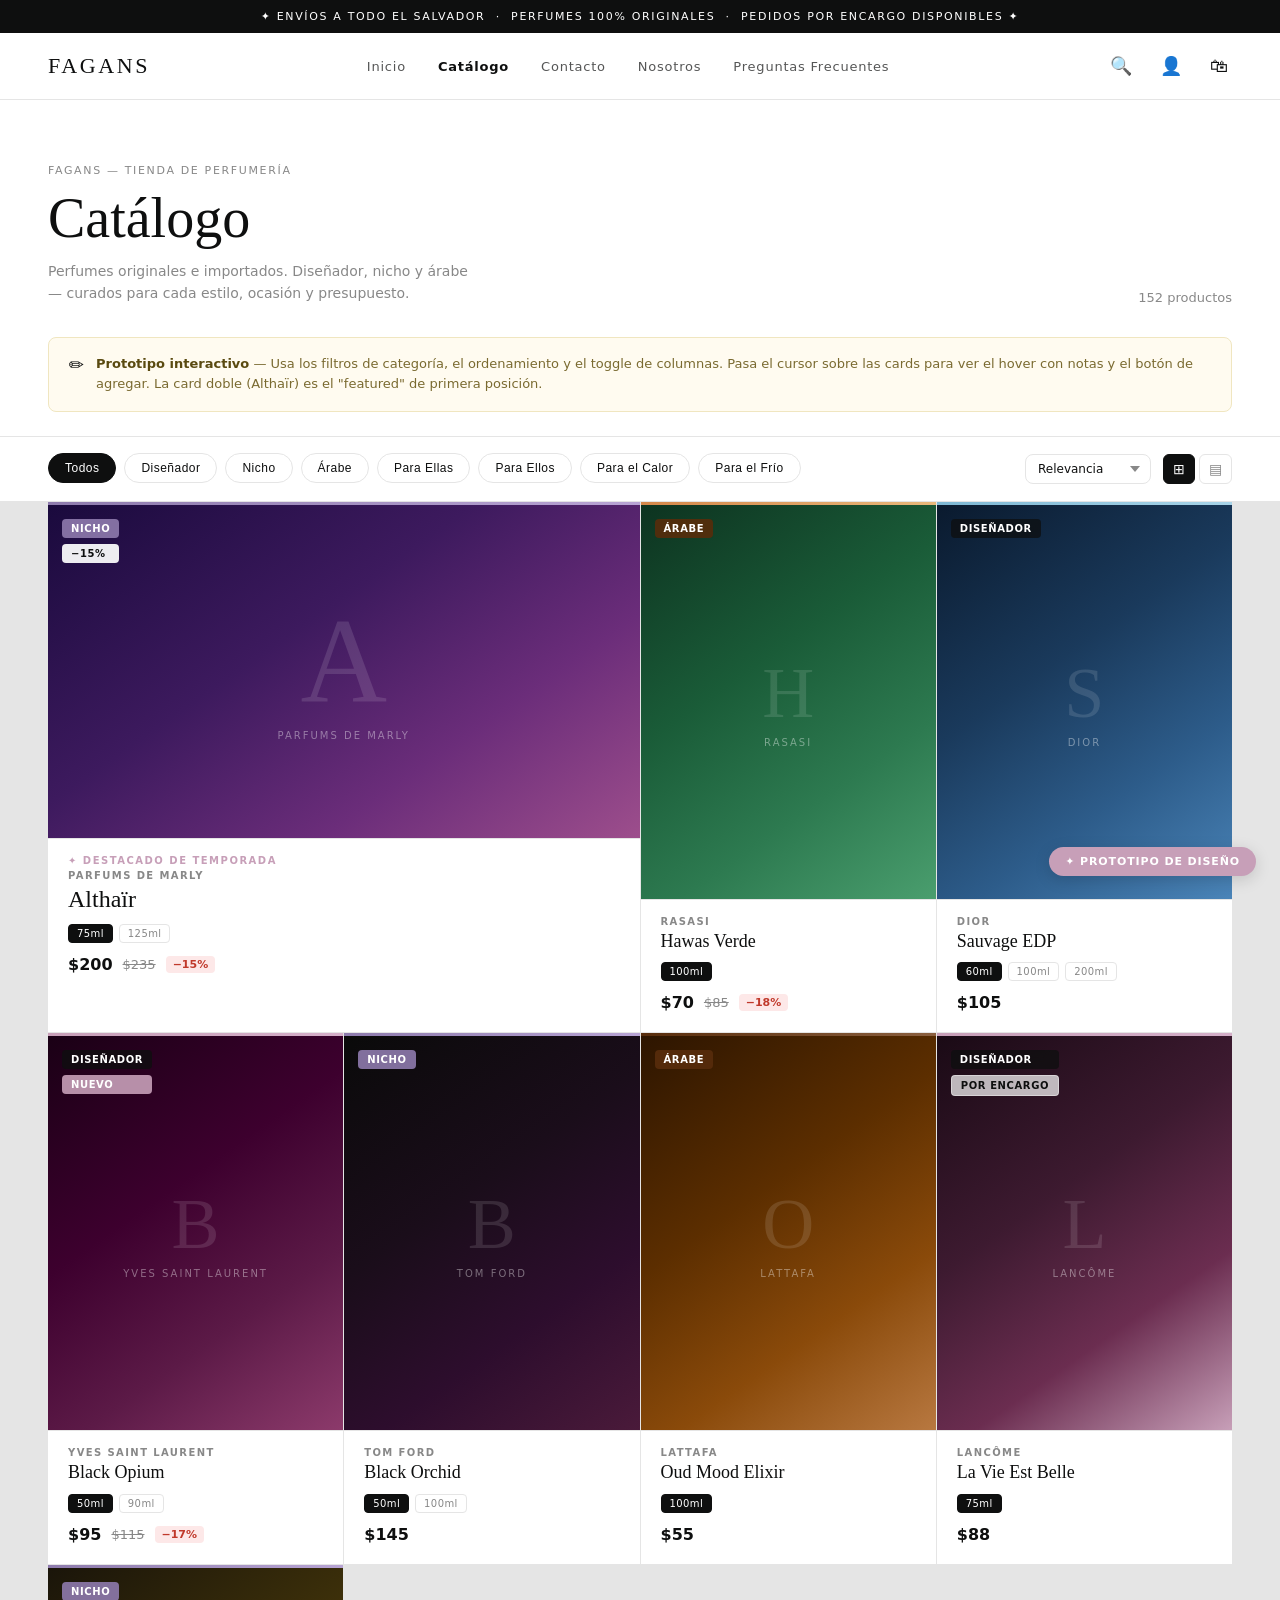
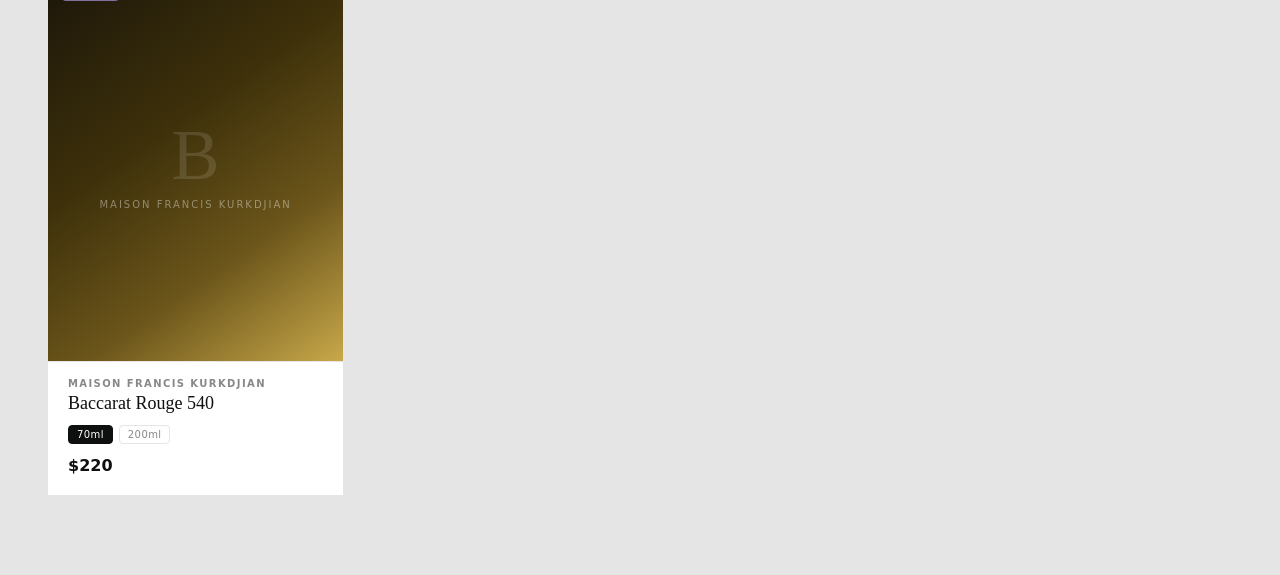
<file: prototypes/catalogo.html>
<!DOCTYPE html>
<html lang="es">
<head>
  <meta charset="UTF-8">
  <meta name="viewport" content="width=device-width, initial-scale=1.0">
  <title>Fagans — Catálogo (Prototipo)</title>
  <style>
    /* ── RESET + VARIABLES ── */
    *, *::before, *::after { box-sizing: border-box; margin: 0; padding: 0; }

    :root {
      --onix:       #0E0F0F;
      --blanco:     #FFFFFF;
      --platino:    #F1F1F1;
      --sandalo:    #C79FB8;
      --nogal:      #582D0C;
      --nogal-light:#8B4A1A;
      --mid-gray:   #888;
      --border:     #E5E5E5;

      --font-display: 'Georgia', 'Times New Roman', serif;
      --font-body:    system-ui, -apple-system, sans-serif;

      --ease: cubic-bezier(0.4, 0, 0.2, 1);
    }

    body {
      font-family: var(--font-body);
      background: var(--blanco);
      color: var(--onix);
      min-height: 100vh;
    }

    /* ── TOPBAR ── */
    .topbar {
      background: var(--onix);
      color: var(--blanco);
      font-size: 11px;
      letter-spacing: 0.15em;
      text-transform: uppercase;
      text-align: center;
      padding: 10px;
    }

    /* ── NAV ── */
    nav {
      display: flex;
      align-items: center;
      justify-content: space-between;
      padding: 18px 48px;
      border-bottom: 1px solid var(--border);
      position: sticky;
      top: 0;
      background: var(--blanco);
      z-index: 100;
    }
    .nav-logo {
      font-family: var(--font-display);
      font-size: 22px;
      letter-spacing: 0.12em;
    }
    .nav-links {
      display: flex;
      gap: 32px;
      list-style: none;
      font-size: 13px;
      letter-spacing: 0.06em;
    }
    .nav-links a {
      color: var(--onix);
      text-decoration: none;
      opacity: 0.7;
      transition: opacity 0.2s;
    }
    .nav-links a:hover, .nav-links a.active { opacity: 1; }
    .nav-links a.active { font-weight: 600; opacity: 1; }
    .nav-icons { display: flex; gap: 20px; align-items: center; }
    .nav-icon-btn {
      background: none; border: none; cursor: pointer;
      color: var(--onix); font-size: 18px; padding: 4px;
    }

    /* ── COLLECTION HEADER ── */
    .collection-header {
      padding: 64px 48px 32px;
      display: flex;
      align-items: flex-end;
      justify-content: space-between;
      gap: 24px;
    }
    .collection-header__left { max-width: 600px; }
    .collection-eyebrow {
      font-size: 11px;
      letter-spacing: 0.15em;
      text-transform: uppercase;
      color: var(--mid-gray);
      margin-bottom: 12px;
    }
    .collection-title {
      font-family: var(--font-display);
      font-size: clamp(36px, 5vw, 56px);
      font-weight: 400;
      line-height: 1.05;
      margin-bottom: 12px;
    }
    .collection-desc {
      font-size: 14px;
      color: var(--mid-gray);
      line-height: 1.6;
      max-width: 420px;
    }
    .collection-header__right {
      text-align: right;
      flex-shrink: 0;
    }
    .product-count {
      font-size: 13px;
      color: var(--mid-gray);
    }

    /* ── FILTER BAR ── */
    .filter-bar {
      padding: 16px 48px;
      display: flex;
      align-items: center;
      justify-content: space-between;
      gap: 16px;
      border-top: 1px solid var(--border);
      border-bottom: 1px solid var(--border);
      position: sticky;
      top: 61px;
      background: var(--blanco);
      z-index: 90;
    }
    .filter-pills {
      display: flex;
      gap: 8px;
      overflow-x: auto;
      scrollbar-width: none;
      padding-bottom: 2px;
      flex: 1;
    }
    .filter-pills::-webkit-scrollbar { display: none; }
    .filter-pill {
      flex-shrink: 0;
      background: none;
      border: 1px solid var(--border);
      border-radius: 100px;
      padding: 7px 16px;
      font-size: 12px;
      letter-spacing: 0.04em;
      cursor: pointer;
      color: var(--onix);
      transition: all 0.2s var(--ease);
      white-space: nowrap;
    }
    .filter-pill:hover {
      border-color: var(--onix);
    }
    .filter-pill.active {
      background: var(--onix);
      border-color: var(--onix);
      color: var(--blanco);
    }
    .sort-controls {
      display: flex;
      align-items: center;
      gap: 12px;
      flex-shrink: 0;
    }
    .sort-select {
      font-family: var(--font-body);
      font-size: 12px;
      border: 1px solid var(--border);
      border-radius: 8px;
      padding: 7px 28px 7px 12px;
      color: var(--onix);
      background: var(--blanco) url("data:image/svg+xml,%3Csvg xmlns='http://www.w3.org/2000/svg' width='10' height='6'%3E%3Cpath d='M0 0l5 6 5-6z' fill='%23888'/%3E%3C/svg%3E") no-repeat right 10px center;
      appearance: none;
      cursor: pointer;
    }
    .grid-toggle { display: flex; gap: 4px; }
    .grid-btn {
      background: none;
      border: 1px solid var(--border);
      border-radius: 6px;
      padding: 6px 9px;
      font-size: 14px;
      cursor: pointer;
      color: var(--mid-gray);
      transition: all 0.2s;
    }
    .grid-btn.active {
      background: var(--onix);
      border-color: var(--onix);
      color: var(--blanco);
    }

    /* ── PRODUCT GRID ── */
    .product-grid {
      display: grid;
      grid-template-columns: repeat(4, 1fr);
      gap: 1px;
      padding: 0 48px 80px;
      background: var(--border);
    }
    .product-grid.cols-2 {
      grid-template-columns: repeat(2, 1fr);
    }

    /* ── PRODUCT CARD ── */
    .product-card {
      background: var(--blanco);
      cursor: pointer;
      overflow: hidden;
      position: relative;
      transition: all 0.3s var(--ease);
    }
    .product-card.featured {
      grid-column: span 2;
    }
    .product-card[data-hidden="true"] {
      display: none;
    }

    /* Mood stripe */
    .mood-stripe {
      height: 3px;
      width: 100%;
    }
    .mood-frio  { background: linear-gradient(90deg, #7EB8D4, #A8D4E8); }
    .mood-calor { background: linear-gradient(90deg, #D4874A, #E8B87C); }
    .mood-ellas { background: linear-gradient(90deg, var(--sandalo), #D4AEC8); }
    .mood-nicho { background: linear-gradient(90deg, #8E7BAD, #B8A4D4); }
    .mood-arabe { background: linear-gradient(90deg, var(--nogal), #8B6040); }
    .mood-neutral { background: linear-gradient(90deg, #C8C8C8, #E0E0E0); }

    /* Image area */
    .card-image {
      position: relative;
      overflow: hidden;
      aspect-ratio: 3/4;
    }
    .product-card.featured .card-image {
      aspect-ratio: 16/9;
    }
    .card-image__bg {
      width: 100%;
      height: 100%;
      display: flex;
      align-items: center;
      justify-content: center;
      transition: transform 0.6s var(--ease);
      position: relative;
    }
    .product-card:hover .card-image__bg {
      transform: scale(1.04);
    }

    /* Gradient palettes per product */
    .grad-1 { background: linear-gradient(145deg, #1a0a3d 0%, #3d1a5e 40%, #6b2d7a 70%, #9d4e8c 100%); }
    .grad-2 { background: linear-gradient(145deg, #0d3320 0%, #1a5c38 40%, #2d7a50 70%, #4a9e6e 100%); }
    .grad-3 { background: linear-gradient(145deg, #0a1a2e 0%, #1a3a5c 40%, #2d5c8a 70%, #4a84b8 100%); }
    .grad-4 { background: linear-gradient(145deg, #1a0015 0%, #3d002e 40%, #5c1a47 70%, #8c3a6b 100%); }
    .grad-5 { background: linear-gradient(145deg, #0a0a0a 0%, #1a0d1a 40%, #2d0d2d 70%, #4a1a3a 100%); }
    .grad-6 { background: linear-gradient(145deg, #2d1500 0%, #5c2e00 40%, #8a4a0a 70%, #b87840 100%); }
    .grad-7 { background: linear-gradient(145deg, #1a0a15 0%, #3d1a30 40%, #6b2d50 70%, #c79fb8 100%); }
    .grad-8 { background: linear-gradient(145deg, #1a150a 0%, #3d300a 40%, #6b551a 70%, #c8a84a 100%); }

    /* Bottle silhouette */
    .bottle-icon {
      position: relative;
      z-index: 2;
      text-align: center;
    }
    .bottle-letter {
      font-family: var(--font-display);
      font-size: 72px;
      font-weight: 400;
      color: rgba(255,255,255,0.12);
      line-height: 1;
      display: block;
    }
    .product-card.featured .bottle-letter { font-size: 120px; }
    .bottle-house {
      font-size: 10px;
      letter-spacing: 0.2em;
      text-transform: uppercase;
      color: rgba(255,255,255,0.4);
      display: block;
      margin-top: 8px;
    }

    /* Badges */
    .card-badges {
      position: absolute;
      top: 14px;
      left: 14px;
      display: flex;
      flex-direction: column;
      gap: 6px;
      z-index: 10;
    }
    .badge {
      display: inline-block;
      font-size: 10px;
      font-weight: 600;
      letter-spacing: 0.06em;
      text-transform: uppercase;
      padding: 4px 9px;
      border-radius: 4px;
      backdrop-filter: blur(8px);
    }
    .badge--nicho   { background: rgba(142,123,173,0.9); color: #fff; }
    .badge--arabe   { background: rgba(88,45,12,0.9);   color: #fff; }
    .badge--dis     { background: rgba(14,15,15,0.75);  color: #fff; }
    .badge--sale    { background: rgba(255,255,255,0.92); color: var(--onix); }
    .badge--encargo { background: rgba(255,255,255,0.7);  color: var(--onix); border: 1px solid rgba(255,255,255,0.4); }
    .badge--new     { background: rgba(199,159,184,0.9); color: #fff; }

    /* Hover overlay */
    .card-overlay {
      position: absolute;
      inset: 0;
      background: linear-gradient(to top, rgba(14,15,15,0.88) 0%, rgba(14,15,15,0.3) 50%, transparent 100%);
      display: flex;
      flex-direction: column;
      justify-content: flex-end;
      padding: 20px;
      opacity: 0;
      transition: opacity 0.35s var(--ease);
      z-index: 5;
    }
    .product-card:hover .card-overlay { opacity: 1; }
    .overlay-notes {
      font-size: 11px;
      letter-spacing: 0.06em;
      color: rgba(255,255,255,0.7);
      text-transform: uppercase;
      margin-bottom: 8px;
    }
    .overlay-notes span { color: rgba(255,255,255,0.5); margin-right: 6px; font-size: 9px; }
    .btn-add {
      background: var(--blanco);
      color: var(--onix);
      border: none;
      border-radius: 6px;
      padding: 12px 20px;
      font-family: var(--font-body);
      font-size: 12px;
      font-weight: 600;
      letter-spacing: 0.06em;
      text-transform: uppercase;
      cursor: pointer;
      transition: background 0.2s, color 0.2s;
      transform: translateY(8px);
      opacity: 0;
      transition: all 0.3s var(--ease) 0.05s;
    }
    .product-card:hover .btn-add {
      transform: translateY(0);
      opacity: 1;
    }
    .btn-add:hover {
      background: var(--onix);
      color: var(--blanco);
    }

    /* Wishlist button */
    .btn-wishlist {
      position: absolute;
      top: 14px;
      right: 14px;
      background: rgba(255,255,255,0.9);
      border: none;
      border-radius: 50%;
      width: 34px;
      height: 34px;
      display: flex;
      align-items: center;
      justify-content: center;
      cursor: pointer;
      font-size: 15px;
      opacity: 0;
      transform: scale(0.8);
      transition: all 0.25s var(--ease);
      z-index: 10;
      backdrop-filter: blur(4px);
    }
    .product-card:hover .btn-wishlist {
      opacity: 1;
      transform: scale(1);
    }

    /* Card info */
    .card-info {
      padding: 16px 20px 20px;
      border-top: 1px solid var(--border);
    }
    .card-brand {
      font-size: 10px;
      font-weight: 600;
      letter-spacing: 0.14em;
      text-transform: uppercase;
      color: var(--mid-gray);
      margin-bottom: 4px;
    }
    .card-name {
      font-family: var(--font-display);
      font-size: 18px;
      font-weight: 400;
      line-height: 1.2;
      margin-bottom: 10px;
    }
    .product-card.featured .card-name { font-size: 24px; }
    .card-sizes {
      display: flex;
      gap: 6px;
      flex-wrap: wrap;
      margin-bottom: 12px;
    }
    .size-chip {
      font-size: 10px;
      border: 1px solid var(--border);
      border-radius: 4px;
      padding: 3px 8px;
      color: var(--mid-gray);
      letter-spacing: 0.04em;
    }
    .size-chip.available { border-color: #ccc; }
    .size-chip.selected {
      background: var(--onix);
      color: var(--blanco);
      border-color: var(--onix);
    }
    .card-price {
      display: flex;
      align-items: center;
      gap: 10px;
    }
    .price-sale {
      font-size: 16px;
      font-weight: 600;
    }
    .price-original {
      font-size: 13px;
      color: var(--mid-gray);
      text-decoration: line-through;
    }
    .price-discount {
      font-size: 11px;
      font-weight: 600;
      color: #c0392b;
      background: #fde8e8;
      border-radius: 4px;
      padding: 2px 7px;
    }

    /* ── FEATURED CARD SPECIAL INFO ── */
    .card-featured-tag {
      font-size: 10px;
      letter-spacing: 0.15em;
      text-transform: uppercase;
      color: var(--sandalo);
      font-weight: 600;
      margin-bottom: 4px;
    }

    /* ── "NINGÚN RESULTADO" ── */
    .empty-state {
      grid-column: 1 / -1;
      text-align: center;
      padding: 80px 48px;
      display: none;
    }
    .empty-state.visible { display: block; }
    .empty-state h3 {
      font-family: var(--font-display);
      font-size: 28px;
      font-weight: 400;
      margin-bottom: 12px;
    }
    .empty-state p { color: var(--mid-gray); font-size: 14px; }

    /* ── PROTOTYPE BADGE ── */
    .proto-badge {
      position: fixed;
      bottom: 24px;
      right: 24px;
      background: var(--sandalo);
      color: #fff;
      font-size: 11px;
      letter-spacing: 0.08em;
      text-transform: uppercase;
      font-weight: 600;
      padding: 8px 16px;
      border-radius: 100px;
      box-shadow: 0 4px 16px rgba(0,0,0,0.15);
      z-index: 999;
    }

    /* ── DESIGN TOGGLE ── */
    .design-notes {
      background: #fffbf0;
      border: 1px solid #f0e6c0;
      border-radius: 8px;
      margin: 0 48px 0;
      padding: 16px 20px;
      display: flex;
      align-items: flex-start;
      gap: 12px;
    }
    .design-notes__icon { font-size: 18px; flex-shrink: 0; }
    .design-notes__text { font-size: 13px; line-height: 1.6; color: #7a6a30; }
    .design-notes__text strong { color: #5a4a10; }

    /* ── SCROLLBAR ── */
    ::-webkit-scrollbar { width: 6px; height: 6px; }
    ::-webkit-scrollbar-track { background: transparent; }
    ::-webkit-scrollbar-thumb { background: #ddd; border-radius: 3px; }
  </style>
</head>
<body>

  <!-- Topbar -->
  <div class="topbar">✦ Envíos a todo El Salvador &nbsp;·&nbsp; Perfumes 100% originales &nbsp;·&nbsp; Pedidos por encargo disponibles ✦</div>

  <!-- Nav -->
  <nav>
    <div class="nav-logo">FAGANS</div>
    <ul class="nav-links">
      <li><a href="#">Inicio</a></li>
      <li><a href="#" class="active">Catálogo</a></li>
      <li><a href="#">Contacto</a></li>
      <li><a href="#">Nosotros</a></li>
      <li><a href="#">Preguntas Frecuentes</a></li>
    </ul>
    <div class="nav-icons">
      <button class="nav-icon-btn" title="Buscar">🔍</button>
      <button class="nav-icon-btn" title="Cuenta">👤</button>
      <button class="nav-icon-btn" title="Carrito">🛍</button>
    </div>
  </nav>

  <!-- Collection Header -->
  <div class="collection-header">
    <div class="collection-header__left">
      <div class="collection-eyebrow">Fagans — Tienda de perfumería</div>
      <h1 class="collection-title">Catálogo</h1>
      <p class="collection-desc">Perfumes originales e importados. Diseñador, nicho y árabe — curados para cada estilo, ocasión y presupuesto.</p>
    </div>
    <div class="collection-header__right">
      <div class="product-count" id="product-count">152 productos</div>
    </div>
  </div>

  <!-- Design Notes -->
  <div class="design-notes">
    <div class="design-notes__icon">✏️</div>
    <div class="design-notes__text">
      <strong>Prototipo interactivo</strong> — Usa los filtros de categoría, el ordenamiento y el toggle de columnas. Pasa el cursor sobre las cards para ver el hover con notas y el botón de agregar. La card doble (Althaïr) es el "featured" de primera posición.
    </div>
  </div>

  <!-- Filter Bar -->
  <div class="filter-bar" style="margin-top: 24px;">
    <div class="filter-pills" id="filter-pills">
      <button class="filter-pill active" data-filter="all">Todos</button>
      <button class="filter-pill" data-filter="disenador">Diseñador</button>
      <button class="filter-pill" data-filter="nicho">Nicho</button>
      <button class="filter-pill" data-filter="arabe">Árabe</button>
      <button class="filter-pill" data-filter="ellas">Para Ellas</button>
      <button class="filter-pill" data-filter="ellos">Para Ellos</button>
      <button class="filter-pill" data-filter="calor">Para el Calor</button>
      <button class="filter-pill" data-filter="frio">Para el Frío</button>
    </div>
    <div class="sort-controls">
      <select class="sort-select">
        <option>Relevancia</option>
        <option>Menor precio</option>
        <option>Mayor precio</option>
        <option>Más recientes</option>
      </select>
      <div class="grid-toggle">
        <button class="grid-btn active" data-cols="4" title="4 columnas">⊞</button>
        <button class="grid-btn" data-cols="2" title="2 columnas">▤</button>
      </div>
    </div>
  </div>

  <!-- Product Grid -->
  <div class="product-grid" id="product-grid">

    <!-- 01 · FEATURED · Althaïr — Parfums de Marly -->
    <article class="product-card featured" data-cats="nicho ellos frio">
      <div class="mood-stripe mood-nicho"></div>
      <div class="card-image">
        <div class="card-image__bg grad-1">
          <div class="bottle-icon">
            <span class="bottle-letter">A</span>
            <span class="bottle-house">Parfums de Marly</span>
          </div>
        </div>
        <div class="card-badges">
          <span class="badge badge--nicho">Nicho</span>
          <span class="badge badge--sale">−15%</span>
        </div>
        <button class="btn-wishlist">♡</button>
        <div class="card-overlay">
          <div class="overlay-notes"><span>Notas:</span> Lavanda, Iris, Cedro, Ámbar</div>
          <button class="btn-add">Agregar al carrito</button>
        </div>
      </div>
      <div class="card-info">
        <div class="card-featured-tag">✦ Destacado de temporada</div>
        <div class="card-brand">Parfums de Marly</div>
        <div class="card-name">Althaïr</div>
        <div class="card-sizes">
          <span class="size-chip selected">75ml</span>
          <span class="size-chip">125ml</span>
        </div>
        <div class="card-price">
          <span class="price-sale">$200</span>
          <span class="price-original">$235</span>
          <span class="price-discount">−15%</span>
        </div>
      </div>
    </article>

    <!-- 02 · Hawas Verde — Rasasi -->
    <article class="product-card" data-cats="arabe ellos calor">
      <div class="mood-stripe mood-calor"></div>
      <div class="card-image">
        <div class="card-image__bg grad-2">
          <div class="bottle-icon">
            <span class="bottle-letter">H</span>
            <span class="bottle-house">Rasasi</span>
          </div>
        </div>
        <div class="card-badges">
          <span class="badge badge--arabe">Árabe</span>
        </div>
        <button class="btn-wishlist">♡</button>
        <div class="card-overlay">
          <div class="overlay-notes"><span>Notas:</span> Menta, Madera, Almizclе</div>
          <button class="btn-add">Agregar al carrito</button>
        </div>
      </div>
      <div class="card-info">
        <div class="card-brand">Rasasi</div>
        <div class="card-name">Hawas Verde</div>
        <div class="card-sizes">
          <span class="size-chip selected">100ml</span>
        </div>
        <div class="card-price">
          <span class="price-sale">$70</span>
          <span class="price-original">$85</span>
          <span class="price-discount">−18%</span>
        </div>
      </div>
    </article>

    <!-- 03 · Sauvage — Dior -->
    <article class="product-card" data-cats="disenador ellos frio">
      <div class="mood-stripe mood-frio"></div>
      <div class="card-image">
        <div class="card-image__bg grad-3">
          <div class="bottle-icon">
            <span class="bottle-letter">S</span>
            <span class="bottle-house">Dior</span>
          </div>
        </div>
        <div class="card-badges">
          <span class="badge badge--dis">Diseñador</span>
        </div>
        <button class="btn-wishlist">♡</button>
        <div class="card-overlay">
          <div class="overlay-notes"><span>Notas:</span> Bergamota, Pimienta, Vetiver</div>
          <button class="btn-add">Agregar al carrito</button>
        </div>
      </div>
      <div class="card-info">
        <div class="card-brand">Dior</div>
        <div class="card-name">Sauvage EDP</div>
        <div class="card-sizes">
          <span class="size-chip selected">60ml</span>
          <span class="size-chip">100ml</span>
          <span class="size-chip">200ml</span>
        </div>
        <div class="card-price">
          <span class="price-sale">$105</span>
        </div>
      </div>
    </article>

    <!-- 04 · Black Opium — YSL -->
    <article class="product-card" data-cats="disenador ellas calor">
      <div class="mood-stripe mood-ellas"></div>
      <div class="card-image">
        <div class="card-image__bg grad-4">
          <div class="bottle-icon">
            <span class="bottle-letter">B</span>
            <span class="bottle-house">Yves Saint Laurent</span>
          </div>
        </div>
        <div class="card-badges">
          <span class="badge badge--dis">Diseñador</span>
          <span class="badge badge--new">Nuevo</span>
        </div>
        <button class="btn-wishlist">♡</button>
        <div class="card-overlay">
          <div class="overlay-notes"><span>Notas:</span> Café, Vainilla, Jazmín blanco</div>
          <button class="btn-add">Agregar al carrito</button>
        </div>
      </div>
      <div class="card-info">
        <div class="card-brand">Yves Saint Laurent</div>
        <div class="card-name">Black Opium</div>
        <div class="card-sizes">
          <span class="size-chip selected">50ml</span>
          <span class="size-chip">90ml</span>
        </div>
        <div class="card-price">
          <span class="price-sale">$95</span>
          <span class="price-original">$115</span>
          <span class="price-discount">−17%</span>
        </div>
      </div>
    </article>

    <!-- 05 · Black Orchid — Tom Ford -->
    <article class="product-card" data-cats="nicho ellas ellos">
      <div class="mood-stripe mood-nicho"></div>
      <div class="card-image">
        <div class="card-image__bg grad-5">
          <div class="bottle-icon">
            <span class="bottle-letter">B</span>
            <span class="bottle-house">Tom Ford</span>
          </div>
        </div>
        <div class="card-badges">
          <span class="badge badge--nicho">Nicho</span>
        </div>
        <button class="btn-wishlist">♡</button>
        <div class="card-overlay">
          <div class="overlay-notes"><span>Notas:</span> Orquídea negra, Patchouli, Trufa</div>
          <button class="btn-add">Agregar al carrito</button>
        </div>
      </div>
      <div class="card-info">
        <div class="card-brand">Tom Ford</div>
        <div class="card-name">Black Orchid</div>
        <div class="card-sizes">
          <span class="size-chip selected">50ml</span>
          <span class="size-chip">100ml</span>
        </div>
        <div class="card-price">
          <span class="price-sale">$145</span>
        </div>
      </div>
    </article>

    <!-- 06 · Oud Mood — Lattafa -->
    <article class="product-card" data-cats="arabe ellos ellas calor">
      <div class="mood-stripe mood-arabe"></div>
      <div class="card-image">
        <div class="card-image__bg grad-6">
          <div class="bottle-icon">
            <span class="bottle-letter">O</span>
            <span class="bottle-house">Lattafa</span>
          </div>
        </div>
        <div class="card-badges">
          <span class="badge badge--arabe">Árabe</span>
        </div>
        <button class="btn-wishlist">♡</button>
        <div class="card-overlay">
          <div class="overlay-notes"><span>Notas:</span> Oud, Rosa, Ámbar, Madera de sándalo</div>
          <button class="btn-add">Agregar al carrito</button>
        </div>
      </div>
      <div class="card-info">
        <div class="card-brand">Lattafa</div>
        <div class="card-name">Oud Mood Elixir</div>
        <div class="card-sizes">
          <span class="size-chip selected">100ml</span>
        </div>
        <div class="card-price">
          <span class="price-sale">$55</span>
        </div>
      </div>
    </article>

    <!-- 07 · La Vie Est Belle — Lancôme -->
    <article class="product-card" data-cats="disenador ellas">
      <div class="mood-stripe mood-ellas"></div>
      <div class="card-image">
        <div class="card-image__bg grad-7">
          <div class="bottle-icon">
            <span class="bottle-letter">L</span>
            <span class="bottle-house">Lancôme</span>
          </div>
        </div>
        <div class="card-badges">
          <span class="badge badge--dis">Diseñador</span>
          <span class="badge badge--encargo">Por encargo</span>
        </div>
        <button class="btn-wishlist">♡</button>
        <div class="card-overlay">
          <div class="overlay-notes"><span>Notas:</span> Iris, Praline, Pachulí</div>
          <button class="btn-add">Solicitar encargo</button>
        </div>
      </div>
      <div class="card-info">
        <div class="card-brand">Lancôme</div>
        <div class="card-name">La Vie Est Belle</div>
        <div class="card-sizes">
          <span class="size-chip selected">75ml</span>
        </div>
        <div class="card-price">
          <span class="price-sale">$88</span>
        </div>
      </div>
    </article>

    <!-- 08 · Baccarat Rouge 540 — MFK -->
    <article class="product-card" data-cats="nicho ellas ellos frio">
      <div class="mood-stripe mood-nicho"></div>
      <div class="card-image">
        <div class="card-image__bg grad-8">
          <div class="bottle-icon">
            <span class="bottle-letter">B</span>
            <span class="bottle-house">Maison Francis Kurkdjian</span>
          </div>
        </div>
        <div class="card-badges">
          <span class="badge badge--nicho">Nicho</span>
        </div>
        <button class="btn-wishlist">♡</button>
        <div class="card-overlay">
          <div class="overlay-notes"><span>Notas:</span> Jazmín, Cedro, Ámbar gris, Musgo</div>
          <button class="btn-add">Agregar al carrito</button>
        </div>
      </div>
      <div class="card-info">
        <div class="card-brand">Maison Francis Kurkdjian</div>
        <div class="card-name">Baccarat Rouge 540</div>
        <div class="card-sizes">
          <span class="size-chip selected">70ml</span>
          <span class="size-chip">200ml</span>
        </div>
        <div class="card-price">
          <span class="price-sale">$220</span>
        </div>
      </div>
    </article>

    <!-- Empty State -->
    <div class="empty-state" id="empty-state">
      <h3>Sin resultados</h3>
      <p>No hay productos en esta categoría aún.</p>
    </div>

  </div>

  <!-- Proto Badge -->
  <div class="proto-badge">✦ Prototipo de diseño</div>

  <script>
    // ── FILTER ──
    const pills = document.querySelectorAll('.filter-pill');
    const cards = document.querySelectorAll('.product-card');
    const emptyState = document.getElementById('empty-state');
    const productCount = document.getElementById('product-count');

    pills.forEach(pill => {
      pill.addEventListener('click', () => {
        pills.forEach(p => p.classList.remove('active'));
        pill.classList.add('active');

        const filter = pill.dataset.filter;
        let visible = 0;

        cards.forEach(card => {
          if (filter === 'all' || card.dataset.cats.includes(filter)) {
            card.removeAttribute('data-hidden');
            visible++;
          } else {
            card.setAttribute('data-hidden', 'true');
          }
        });

        emptyState.classList.toggle('visible', visible === 0);
        productCount.textContent = visible === cards.length
          ? '152 productos'
          : `${visible} productos`;
      });
    });

    // ── GRID TOGGLE ──
    const gridBtns = document.querySelectorAll('.grid-btn');
    const grid = document.getElementById('product-grid');

    gridBtns.forEach(btn => {
      btn.addEventListener('click', () => {
        gridBtns.forEach(b => b.classList.remove('active'));
        btn.classList.add('active');
        const cols = btn.dataset.cols;
        grid.className = `product-grid${cols === '2' ? ' cols-2' : ''}`;
      });
    });

    // ── SIZE CHIP SELECT ──
    document.querySelectorAll('.card-sizes').forEach(sizeGroup => {
      sizeGroup.querySelectorAll('.size-chip').forEach(chip => {
        chip.addEventListener('click', () => {
          sizeGroup.querySelectorAll('.size-chip').forEach(c => c.classList.remove('selected'));
          chip.classList.add('selected');
        });
      });
    });

    // ── WISHLIST TOGGLE ──
    document.querySelectorAll('.btn-wishlist').forEach(btn => {
      btn.addEventListener('click', e => {
        e.stopPropagation();
        btn.textContent = btn.textContent === '♡' ? '♥' : '♡';
        btn.style.color = btn.textContent === '♥' ? '#c0392b' : '';
      });
    });
  </script>
</body>
</html>
</file>
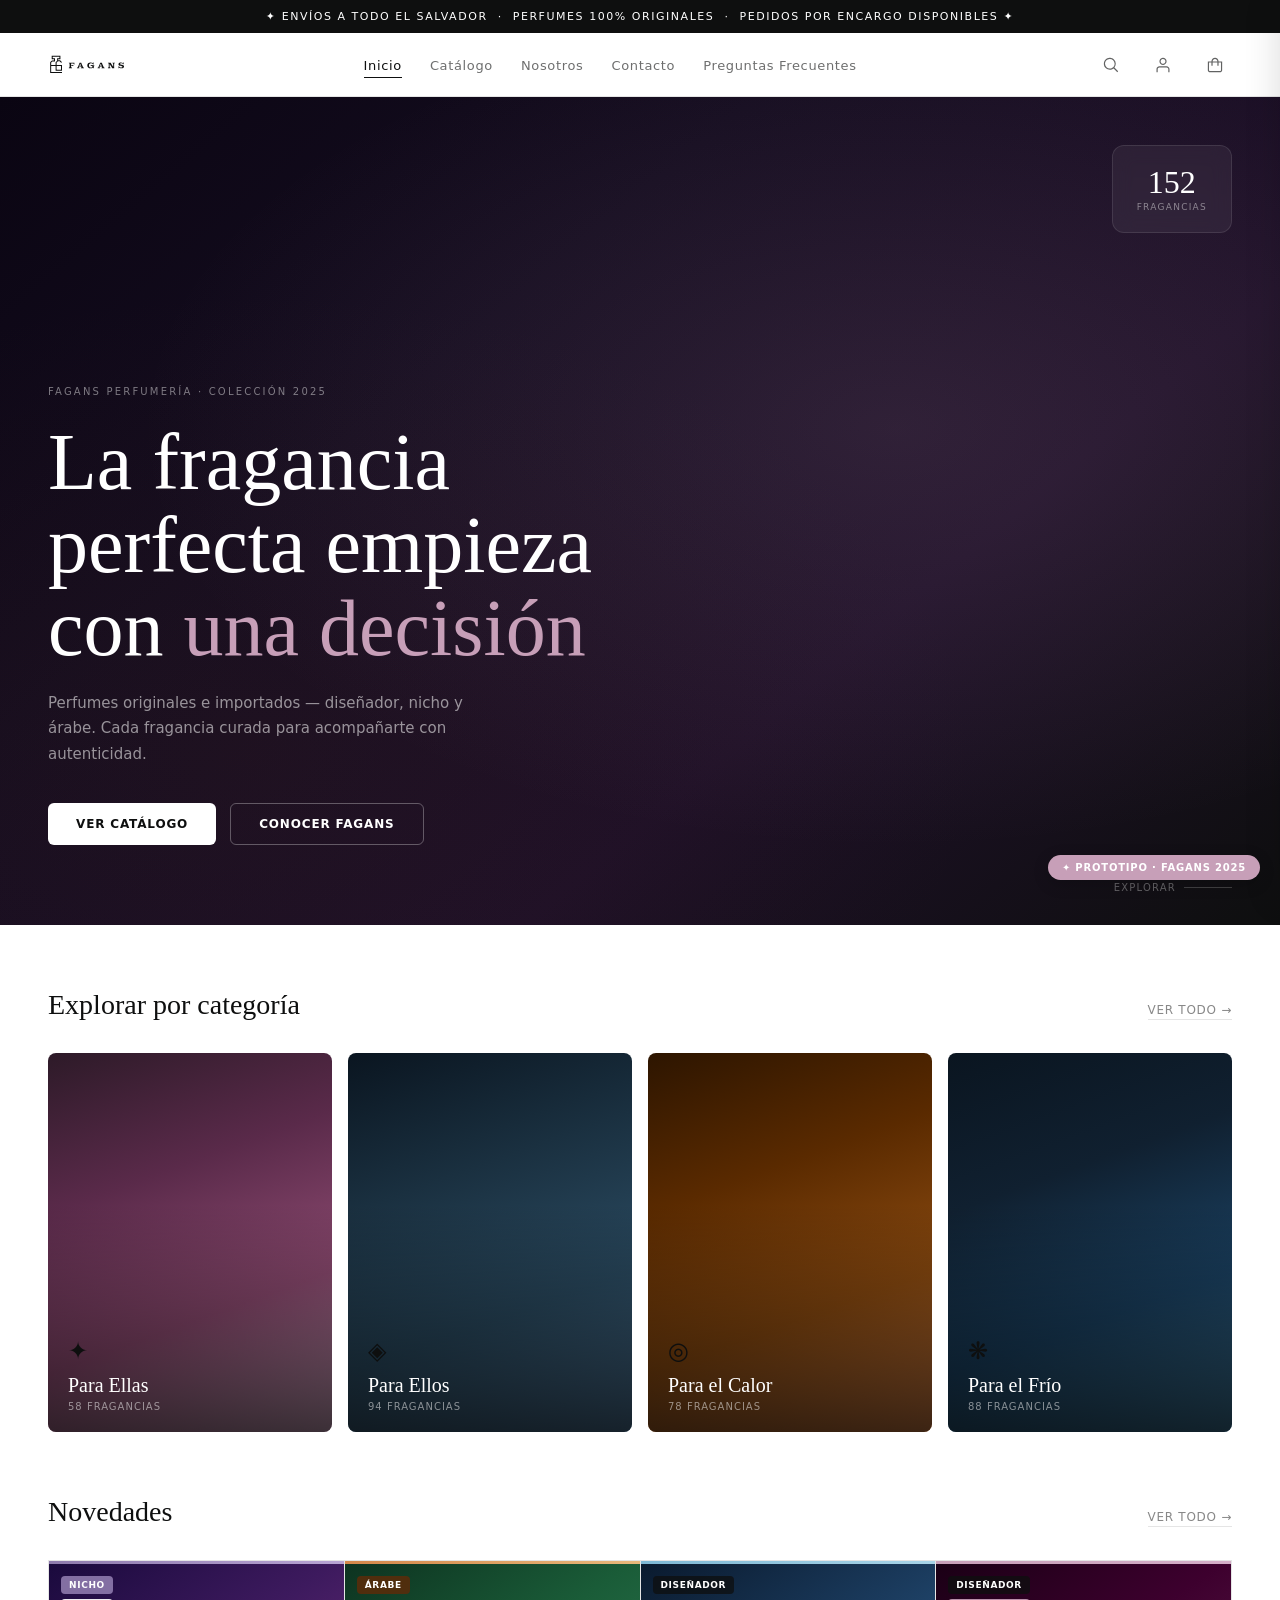
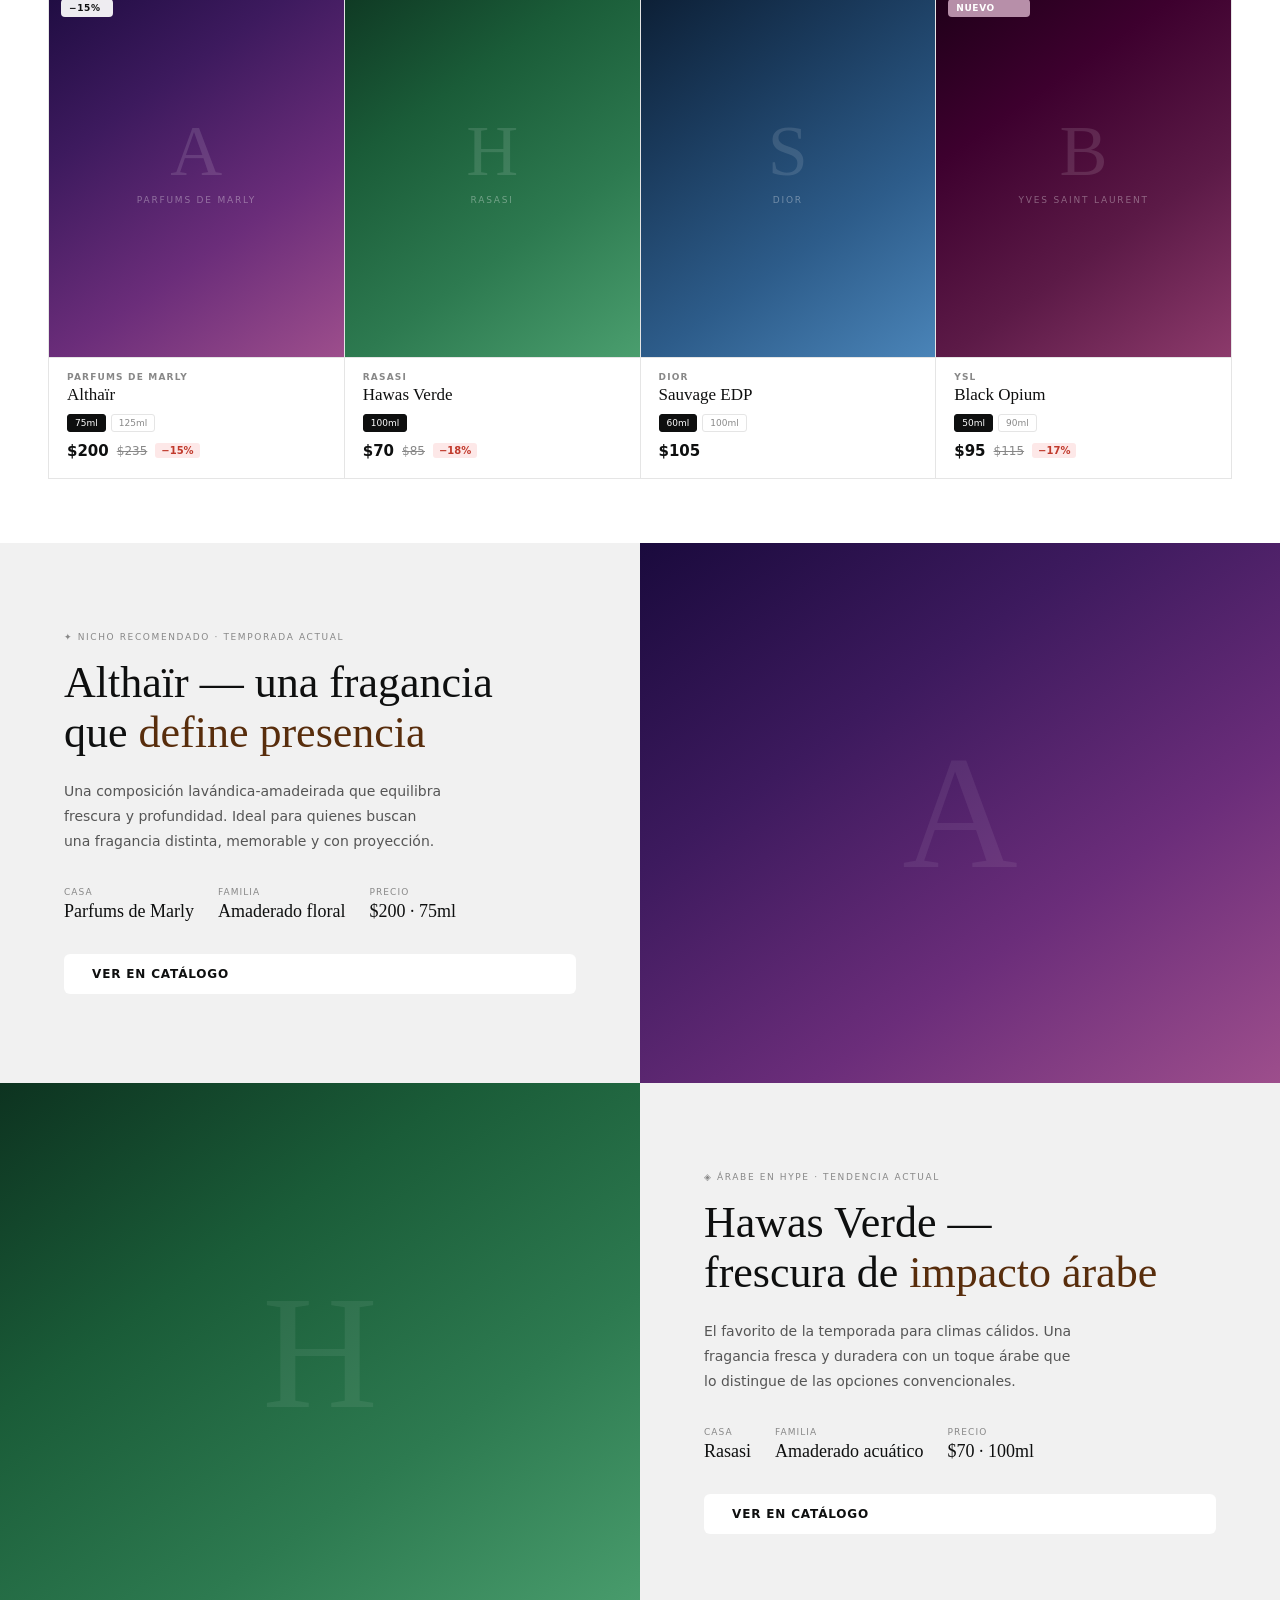
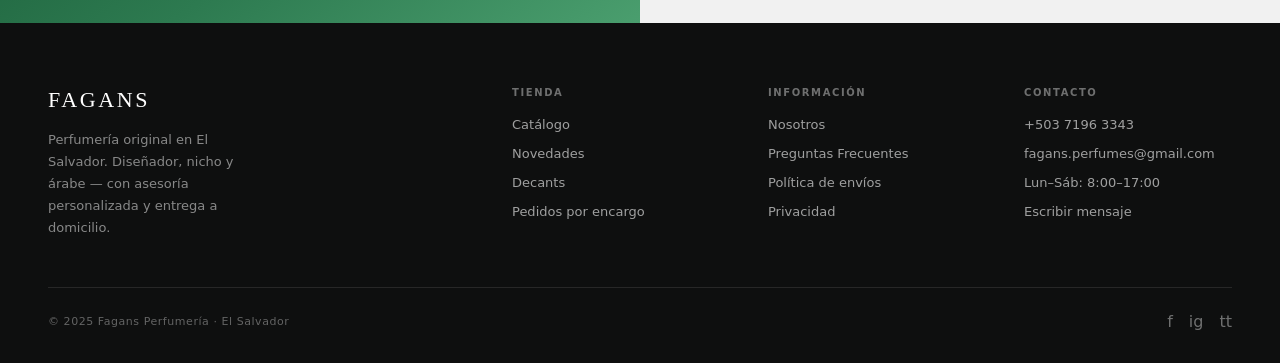
<file: prototypes/fagans-full.html>
<!DOCTYPE html>
<html lang="es">
<head>
<meta charset="UTF-8">
<meta name="viewport" content="width=device-width, initial-scale=1.0">
<title>Fagans — Prototipo Completo</title>
<style>
/* ════════════════════════════════════════
   VARIABLES & RESET
════════════════════════════════════════ */
*, *::before, *::after { box-sizing: border-box; margin: 0; padding: 0; }
:root {
  --onix:    #0E0F0F;
  --blanco:  #FFFFFF;
  --platino: #F1F1F1;
  --sandalo: #C79FB8;
  --nogal:   #582D0C;
  --gray:    #888;
  --border:  #E5E5E5;
  --font-d:  'Georgia','Times New Roman',serif;
  --font-b:  system-ui,-apple-system,sans-serif;
  --ease:    cubic-bezier(.4,0,.2,1);
}
html { scroll-behavior: smooth; }
body { font-family: var(--font-b); background: var(--blanco); color: var(--onix); overflow-x: hidden; }
img, svg { display: block; max-width: 100%; }
button { cursor: pointer; font-family: var(--font-b); }
a { color: inherit; text-decoration: none; }

/* ════════════════════════════════════════
   PAGE TRANSITIONS
════════════════════════════════════════ */
.page { display: none; opacity: 0; transform: translateY(12px); transition: opacity .35s var(--ease), transform .35s var(--ease); }
.page.active { display: block; opacity: 1; transform: translateY(0); }

/* ════════════════════════════════════════
   TOPBAR
════════════════════════════════════════ */
.topbar {
  background: var(--onix); color: var(--blanco);
  font-size: 11px; letter-spacing: .14em; text-transform: uppercase;
  text-align: center; padding: 10px 16px;
  white-space: nowrap; overflow: hidden;
}

/* ════════════════════════════════════════
   NAV
════════════════════════════════════════ */
.nav {
  display: flex; align-items: center; justify-content: space-between;
  padding: 0 48px; height: 64px;
  border-bottom: 1px solid var(--border);
  position: sticky; top: 0; background: var(--blanco); z-index: 200;
}
.nav-logo-link { display:flex; align-items:center; flex-shrink:0; }
.nav-logo-svg { height:44px; width:auto; }
.nav-links { display: flex; gap: 28px; list-style: none; }
.nav-links a { font-size: 13px; letter-spacing: .05em; opacity: .6; transition: opacity .2s; padding: 4px 0; border-bottom: 1.5px solid transparent; transition: all .2s; }
.nav-links a:hover { opacity: 1; }
.nav-links a.active { opacity: 1; border-bottom-color: var(--onix); }
.nav-icons { display: flex; gap: 18px; }
.nav-icon { background: none; border: none; padding: 4px; opacity: .65; display:flex; align-items:center; justify-content:center; cursor:pointer; transition:opacity .2s; }
.nav-icon:hover { opacity: 1; }
.nav-icon svg { display:block; }

/* ════════════════════════════════════════
   INNER PAGE HEADER
════════════════════════════════════════ */
.page-header {
  padding: 72px 48px 48px;
  display: flex; flex-direction: column; align-items: center; text-align: center;
  border-bottom: 1px solid var(--border);
}
.page-header__eyebrow {
  font-size: 10px; letter-spacing: .18em; text-transform: uppercase;
  color: var(--gray); margin-bottom: 20px;
}
.page-header__title {
  font-family: var(--font-d); font-size: clamp(40px, 6vw, 68px);
  font-weight: 400; line-height: 1.05; margin-bottom: 16px;
}
.page-header__subtitle {
  font-size: 15px; color: var(--gray); font-style: italic;
  max-width: 480px; line-height: 1.7;
}
.page-header__accent {
  width: 40px; height: 1.5px; background: var(--sandalo); margin: 24px auto 0;
}

/* ════════════════════════════════════════
   FOOTER
════════════════════════════════════════ */
.footer {
  background: var(--onix); color: var(--blanco);
  padding: 64px 48px 32px;
}
.footer-grid { display: grid; grid-template-columns: 2fr 1fr 1fr 1fr; gap: 48px; margin-bottom: 48px; }
.footer-brand .footer-logo { font-family: var(--font-d); font-size: 22px; letter-spacing: .12em; margin-bottom: 16px; }
.footer-brand p { font-size: 13px; opacity: .5; line-height: 1.7; max-width: 220px; }
.footer-col h4 { font-size: 10px; letter-spacing: .16em; text-transform: uppercase; opacity: .4; margin-bottom: 16px; }
.footer-col ul { list-style: none; display: flex; flex-direction: column; gap: 10px; }
.footer-col ul a { font-size: 13px; opacity: .6; transition: opacity .2s; }
.footer-col ul a:hover { opacity: 1; }
.footer-bottom { border-top: 1px solid rgba(255,255,255,.1); padding-top: 24px; display: flex; align-items: center; justify-content: space-between; }
.footer-bottom p { font-size: 11px; opacity: .35; letter-spacing: .05em; }
.footer-social { display: flex; gap: 16px; }
.footer-social a { font-size: 16px; opacity: .4; transition: opacity .2s; }
.footer-social a:hover { opacity: 1; }

/* ════════════════════════════════════════
   PRODUCT CARD (shared)
════════════════════════════════════════ */
.product-card { background: var(--blanco); cursor: pointer; overflow: hidden; position: relative; transition: all .3s var(--ease); }
.product-card.featured { grid-column: span 2; }
.mood-stripe { height: 3px; }
.mood-nicho  { background: linear-gradient(90deg,#8E7BAD,#B8A4D4); }
.mood-arabe  { background: linear-gradient(90deg,var(--nogal),#8B6040); }
.mood-dis    { background: linear-gradient(90deg,#555,#999); }
.mood-frio   { background: linear-gradient(90deg,#7EB8D4,#A8D4E8); }
.mood-calor  { background: linear-gradient(90deg,#D4874A,#E8B87C); }
.mood-ellas  { background: linear-gradient(90deg,var(--sandalo),#D4AEC8); }

.card-image { position: relative; overflow: hidden; aspect-ratio: 3/4; }
.product-card.featured .card-image { aspect-ratio: 16/9; }
.card-image__bg { width:100%; height:100%; display:flex; align-items:center; justify-content:center; transition: transform .6s var(--ease); }
.product-card:hover .card-image__bg { transform: scale(1.04); }
.grad-1{background:linear-gradient(145deg,#1a0a3d,#3d1a5e,#6b2d7a,#9d4e8c)}
.grad-2{background:linear-gradient(145deg,#0d3320,#1a5c38,#2d7a50,#4a9e6e)}
.grad-3{background:linear-gradient(145deg,#0a1a2e,#1a3a5c,#2d5c8a,#4a84b8)}
.grad-4{background:linear-gradient(145deg,#1a0015,#3d002e,#5c1a47,#8c3a6b)}
.grad-5{background:linear-gradient(145deg,#0a0a0a,#1a0d1a,#2d0d2d,#4a1a3a)}
.grad-6{background:linear-gradient(145deg,#2d1500,#5c2e00,#8a4a0a,#b87840)}
.grad-7{background:linear-gradient(145deg,#1a0a15,#3d1a30,#6b2d50,#c79fb8)}
.grad-8{background:linear-gradient(145deg,#1a150a,#3d300a,#6b551a,#c8a84a)}
.grad-9{background:linear-gradient(145deg,#0f1a2e,#1e3050,#2e4870,#4a6890)}
.grad-10{background:linear-gradient(145deg,#200a0a,#4a1010,#7a1a1a,#a83a3a)}

.bottle-letter { font-family:var(--font-d); font-size:72px; color:rgba(255,255,255,.12); line-height:1; }
.product-card.featured .bottle-letter { font-size:120px; }
.bottle-house { font-size:9px; letter-spacing:.2em; text-transform:uppercase; color:rgba(255,255,255,.35); display:block; margin-top:8px; text-align:center; }

.card-badges { position:absolute; top:12px; left:12px; display:flex; flex-direction:column; gap:5px; z-index:10; }
.badge { display:inline-block; font-size:9px; font-weight:700; letter-spacing:.07em; text-transform:uppercase; padding:4px 8px; border-radius:4px; }
.badge--nicho  { background:rgba(142,123,173,.9); color:#fff; }
.badge--arabe  { background:rgba(88,45,12,.9); color:#fff; }
.badge--dis    { background:rgba(14,15,15,.75); color:#fff; }
.badge--sale   { background:rgba(255,255,255,.92); color:var(--onix); }
.badge--new    { background:rgba(199,159,184,.9); color:#fff; }
.badge--enc    { background:rgba(255,255,255,.7); color:var(--onix); border:1px solid rgba(255,255,255,.4); }

.card-overlay { position:absolute; inset:0; background:linear-gradient(to top,rgba(14,15,15,.88) 0%,rgba(14,15,15,.3) 50%,transparent 100%); display:flex; flex-direction:column; justify-content:flex-end; padding:18px; opacity:0; transition:opacity .35s var(--ease); z-index:5; }
.product-card:hover .card-overlay { opacity:1; }
.overlay-notes { font-size:10px; letter-spacing:.06em; color:rgba(255,255,255,.65); text-transform:uppercase; margin-bottom:8px; }
.overlay-notes span { color:rgba(255,255,255,.4); margin-right:6px; font-size:8px; }
.btn-add { background:var(--blanco); color:var(--onix); border:none; border-radius:6px; padding:10px 18px; font-size:11px; font-weight:700; letter-spacing:.07em; text-transform:uppercase; transform:translateY(8px); opacity:0; transition:all .3s var(--ease) .05s; }
.product-card:hover .btn-add { transform:translateY(0); opacity:1; }
.btn-add:hover { background:var(--onix); color:var(--blanco); }
.btn-wishlist { position:absolute; top:12px; right:12px; background:rgba(255,255,255,.9); border:none; border-radius:50%; width:32px; height:32px; display:flex; align-items:center; justify-content:center; font-size:14px; opacity:0; transform:scale(.8); transition:all .25s var(--ease); z-index:10; }
.product-card:hover .btn-wishlist { opacity:1; transform:scale(1); }

.card-info { padding:14px 18px 18px; border-top:1px solid var(--border); }
.card-featured-tag { font-size:9px; letter-spacing:.14em; text-transform:uppercase; color:var(--sandalo); font-weight:700; margin-bottom:4px; }
.card-brand { font-size:9px; font-weight:700; letter-spacing:.13em; text-transform:uppercase; color:var(--gray); margin-bottom:3px; }
.card-name { font-family:var(--font-d); font-size:17px; font-weight:400; margin-bottom:9px; }
.product-card.featured .card-name { font-size:22px; }
.card-sizes { display:flex; gap:5px; flex-wrap:wrap; margin-bottom:10px; }
.size-chip { font-size:9px; border:1px solid var(--border); border-radius:3px; padding:3px 7px; color:var(--gray); cursor:pointer; transition:all .15s; }
.size-chip.sel,.size-chip:hover { background:var(--onix); color:var(--blanco); border-color:var(--onix); }
.card-price { display:flex; align-items:center; gap:8px; }
.price-now { font-size:15px; font-weight:700; }
.price-was { font-size:12px; color:var(--gray); text-decoration:line-through; }
.price-off { font-size:10px; font-weight:700; color:#c0392b; background:#fde8e8; border-radius:3px; padding:2px 6px; }

/* ════════════════════════════════════════
   ① HOME PAGE
════════════════════════════════════════ */
/* Hero */
.home-hero { position:relative; height:92vh; min-height:560px; display:flex; align-items:flex-end; overflow:hidden; background:linear-gradient(140deg,#0a0512,#150d20,#1e1028,#0E0F0F); }
.hero-bg-accent { position:absolute; inset:0; background:radial-gradient(ellipse at 70% 40%,rgba(199,159,184,.12),transparent 60%),radial-gradient(ellipse at 20% 80%,rgba(88,45,12,.1),transparent 50%); }
.hero-content { position:relative; z-index:2; padding:0 48px 80px; max-width:680px; }
.hero-eyebrow { font-size:10px; letter-spacing:.22em; text-transform:uppercase; color:rgba(255,255,255,.45); margin-bottom:24px; }
.hero-title { font-family:var(--font-d); font-size:clamp(44px,7vw,80px); font-weight:400; color:var(--blanco); line-height:1.04; margin-bottom:20px; }
.hero-title em { color:var(--sandalo); font-style:normal; }
.hero-desc { font-size:15px; color:rgba(255,255,255,.55); line-height:1.7; margin-bottom:36px; max-width:440px; }
.hero-ctas { display:flex; gap:14px; flex-wrap:wrap; }
.btn { display:inline-flex; align-items:center; padding:13px 28px; border-radius:6px; font-size:12px; font-weight:700; letter-spacing:.07em; text-transform:uppercase; border:none; transition:all .25s var(--ease); cursor:pointer; }
.btn-primary { background:var(--blanco); color:var(--onix); }
.btn-primary:hover { background:var(--platino); }
.btn-outline { background:transparent; color:var(--blanco); border:1px solid rgba(255,255,255,.3); }
.btn-outline:hover { background:rgba(255,255,255,.08); border-color:rgba(255,255,255,.6); }
.hero-scroll { position:absolute; bottom:32px; right:48px; z-index:2; display:flex; align-items:center; gap:8px; color:rgba(255,255,255,.35); font-size:10px; letter-spacing:.12em; text-transform:uppercase; }
.hero-scroll-line { width:48px; height:1px; background:rgba(255,255,255,.2); }
.hero-badge { position:absolute; top:48px; right:48px; z-index:2; display:flex; flex-direction:column; align-items:center; background:rgba(255,255,255,.06); backdrop-filter:blur(10px); border:1px solid rgba(255,255,255,.1); border-radius:12px; padding:20px 24px; gap:4px; }
.hero-badge-num { font-family:var(--font-d); font-size:32px; color:var(--blanco); line-height:1; }
.hero-badge-lbl { font-size:9px; letter-spacing:.14em; text-transform:uppercase; color:rgba(255,255,255,.45); }

/* Categorías */
.home-section { padding:64px 48px; }
.section-header { display:flex; align-items:baseline; justify-content:space-between; margin-bottom:32px; }
.section-title { font-family:var(--font-d); font-size:28px; font-weight:400; }
.section-link { font-size:12px; letter-spacing:.06em; text-transform:uppercase; color:var(--gray); border-bottom:1px solid var(--border); padding-bottom:2px; cursor:pointer; transition:all .2s; }
.section-link:hover { color:var(--onix); border-color:var(--onix); }

.categories-grid { display:grid; grid-template-columns:repeat(4,1fr); gap:16px; }
.category-card { position:relative; overflow:hidden; border-radius:8px; cursor:pointer; aspect-ratio:3/4; display:flex; align-items:flex-end; transition:transform .3s var(--ease); }
.category-card:hover { transform:translateY(-4px); }
.cat-bg { position:absolute; inset:0; transition:transform .5s var(--ease); }
.category-card:hover .cat-bg { transform:scale(1.04); }
.cat-bg-ellas  { background:linear-gradient(160deg,#2d1a28,#5a2a4a,#8c4a70,#c79fb8); }
.cat-bg-ellos  { background:linear-gradient(160deg,#0a1520,#1a3040,#2a4a60,#4a7090); }
.cat-bg-calor  { background:linear-gradient(160deg,#2d1500,#5a2a00,#8a4a10,#c87840); }
.cat-bg-frio   { background:linear-gradient(160deg,#0a1520,#102030,#1a4060,#3a7090); }
.cat-overlay { position:absolute; inset:0; background:linear-gradient(to top,rgba(0,0,0,.7) 0%,transparent 60%); }
.cat-content { position:relative; z-index:2; padding:20px; width:100%; }
.cat-icon { font-size:24px; margin-bottom:8px; }
.cat-name { font-family:var(--font-d); font-size:20px; font-weight:400; color:var(--blanco); line-height:1.2; margin-bottom:4px; }
.cat-count { font-size:10px; letter-spacing:.1em; color:rgba(255,255,255,.5); text-transform:uppercase; }

/* Novedades grid */
.home-products-grid { display:grid; grid-template-columns:repeat(4,1fr); gap:1px; background:var(--border); border:1px solid var(--border); }

/* Editorial */
.editorial { display:grid; grid-template-columns:1fr 1fr; min-height:540px; }
.editorial.reverse { direction:rtl; }
.editorial.reverse > * { direction:ltr; }
.editorial-text { display:flex; flex-direction:column; justify-content:center; padding:80px 64px; background:var(--platino); }
.editorial-eyebrow { font-size:9px; letter-spacing:.18em; text-transform:uppercase; color:var(--gray); margin-bottom:16px; }
.editorial-title { font-family:var(--font-d); font-size:clamp(28px,4vw,44px); font-weight:400; line-height:1.15; margin-bottom:20px; }
.editorial-title em { font-style:normal; color:var(--nogal); }
.editorial-desc { font-size:14px; color:#555; line-height:1.8; margin-bottom:32px; max-width:380px; }
.editorial-meta { display:flex; gap:24px; margin-bottom:32px; }
.editorial-meta-item { display:flex; flex-direction:column; gap:4px; }
.editorial-meta-item span:first-child { font-size:9px; letter-spacing:.12em; text-transform:uppercase; color:var(--gray); }
.editorial-meta-item span:last-child { font-family:var(--font-d); font-size:18px; }
.editorial-visual { position:relative; overflow:hidden; }
.editorial-img { width:100%; height:100%; }
.editorial-img-bg { width:100%; height:100%; display:flex; align-items:center; justify-content:center; }

/* ════════════════════════════════════════
   ② CATALOG PAGE
════════════════════════════════════════ */
.catalog-header { padding:64px 48px 32px; display:flex; align-items:flex-end; justify-content:space-between; gap:24px; }
.catalog-header__title { font-family:var(--font-d); font-size:clamp(36px,5vw,56px); font-weight:400; line-height:1.05; margin-bottom:8px; }
.catalog-header__eyebrow { font-size:10px; letter-spacing:.16em; text-transform:uppercase; color:var(--gray); margin-bottom:12px; }
.catalog-header__desc { font-size:14px; color:var(--gray); max-width:400px; line-height:1.6; }
.catalog-count { font-size:13px; color:var(--gray); flex-shrink:0; }

.filter-bar { padding:14px 48px; display:flex; align-items:center; justify-content:space-between; gap:16px; border-top:1px solid var(--border); border-bottom:1px solid var(--border); position:sticky; top:64px; background:var(--blanco); z-index:90; }
.filter-pills { display:flex; gap:8px; overflow-x:auto; scrollbar-width:none; flex:1; }
.filter-pills::-webkit-scrollbar { display:none; }
.filter-pill { flex-shrink:0; background:none; border:1px solid var(--border); border-radius:100px; padding:6px 15px; font-size:12px; cursor:pointer; color:var(--onix); transition:all .2s; white-space:nowrap; }
.filter-pill:hover { border-color:var(--onix); }
.filter-pill.active { background:var(--onix); border-color:var(--onix); color:var(--blanco); }
.sort-controls { display:flex; align-items:center; gap:10px; flex-shrink:0; }
.sort-select { font-size:12px; border:1px solid var(--border); border-radius:7px; padding:7px 28px 7px 12px; color:var(--onix); background:var(--blanco) url("data:image/svg+xml,%3Csvg xmlns='http://www.w3.org/2000/svg' width='10' height='6'%3E%3Cpath d='M0 0l5 6 5-6z' fill='%23888'/%3E%3C/svg%3E") no-repeat right 10px center; appearance:none; cursor:pointer; font-family:var(--font-b); }
.grid-toggle { display:flex; gap:4px; }
.grid-btn { background:none; border:1px solid var(--border); border-radius:5px; padding:6px 8px; font-size:13px; cursor:pointer; color:var(--gray); transition:all .2s; }
.grid-btn.active { background:var(--onix); border-color:var(--onix); color:var(--blanco); }
.product-grid { display:grid; grid-template-columns:repeat(4,1fr); gap:1px; background:var(--border); padding:0 48px 80px; }
.product-grid.cols-2 { grid-template-columns:repeat(2,1fr); }
.product-card[data-hidden] { display:none; }

/* ════════════════════════════════════════
   ③ NOSOTROS PAGE
════════════════════════════════════════ */
.nosotros-intro { max-width:720px; margin:0 auto; padding:64px 48px; }
.nosotros-intro p { font-size:15px; line-height:1.9; color:#444; margin-bottom:20px; }
.nosotros-intro p strong { color:var(--onix); font-weight:700; }

.pillars-section { background:var(--platino); padding:64px 48px; }
.pillars-header { text-align:center; margin-bottom:48px; }
.pillars-header h2 { font-family:var(--font-d); font-size:36px; font-weight:400; }
.pillars-grid { max-width:1100px; margin:0 auto; display:grid; grid-template-columns:repeat(3,1fr); gap:16px; }
.pillar-card { background:var(--blanco); padding:32px 28px; border-radius:8px; border:1px solid transparent; transition:all .3s var(--ease); display:flex; flex-direction:column; gap:12px; }
.pillar-card:hover { border-color:var(--onix); box-shadow:0 8px 24px rgba(0,0,0,.08); transform:translateY(-2px); }
.pillar-num { font-family:var(--font-d); font-size:36px; color:var(--nogal); opacity:.3; line-height:1; }
.pillar-name { font-family:var(--font-d); font-size:18px; font-weight:400; }
.pillar-text { font-size:13px; color:#666; line-height:1.75; }

/* ════════════════════════════════════════
   ④ CONTACTO PAGE
════════════════════════════════════════ */
.contact-layout { display:grid; grid-template-columns:1fr 1fr; gap:0; max-width:100%; }
.contact-form-side { padding:64px 64px; }
.contact-form-side h2 { font-family:var(--font-d); font-size:28px; font-weight:400; margin-bottom:8px; }
.contact-form-side p { font-size:14px; color:var(--gray); line-height:1.6; margin-bottom:36px; }
.form-group { display:flex; flex-direction:column; gap:6px; margin-bottom:18px; }
.form-group label { font-size:11px; letter-spacing:.08em; text-transform:uppercase; color:var(--gray); font-weight:600; }
.form-input { padding:12px 16px; border:1px solid var(--border); border-radius:7px; font-size:14px; font-family:var(--font-b); color:var(--onix); background:var(--blanco); transition:border-color .2s; outline:none; }
.form-input:focus { border-color:var(--onix); }
.form-input::placeholder { color:#bbb; }
textarea.form-input { resize:none; height:120px; }
.form-row { display:grid; grid-template-columns:1fr 1fr; gap:16px; }
.btn-submit { background:var(--onix); color:var(--blanco); border:none; border-radius:7px; padding:14px 32px; font-size:12px; font-weight:700; letter-spacing:.08em; text-transform:uppercase; cursor:pointer; transition:all .25s; margin-top:8px; }
.btn-submit:hover { background:#333; }
.contact-info-side { background:var(--platino); padding:64px 64px; display:flex; flex-direction:column; justify-content:center; gap:32px; }
.contact-info-side h2 { font-family:var(--font-d); font-size:28px; font-weight:400; margin-bottom:4px; }
.contact-info-side p { font-size:13px; color:var(--gray); font-style:italic; margin-bottom:24px; }
.contact-cards { display:grid; grid-template-columns:1fr 1fr; gap:12px; }
.contact-card { background:var(--blanco); border-radius:8px; padding:20px; display:flex; flex-direction:column; align-items:flex-start; gap:8px; transition:all .25s; }
.contact-card:hover { box-shadow:0 6px 20px rgba(0,0,0,.08); transform:translateY(-2px); }
.contact-icon { font-size:22px; }
.contact-label { font-size:9px; letter-spacing:.12em; text-transform:uppercase; color:var(--gray); font-weight:700; }
.contact-value { font-family:var(--font-d); font-size:16px; line-height:1.3; color:var(--onix); }
.contact-value a { color:inherit; transition:color .2s; }
.contact-value a:hover { color:var(--nogal); }
.contact-note { font-size:11px; color:#aaa; }

/* ════════════════════════════════════════
   ⑤ FAQ PAGE
════════════════════════════════════════ */
.faq-body { max-width:760px; margin:0 auto; padding:64px 48px 80px; }
.faq-category { margin-bottom:48px; }
.faq-category-title { font-family:var(--font-d); font-size:22px; font-weight:400; margin-bottom:20px; padding-bottom:16px; border-bottom:1px solid var(--border); color:var(--onix); }
.faq-item { border-bottom:1px solid var(--border); }
.faq-question { display:flex; align-items:center; justify-content:space-between; gap:16px; padding:18px 0; cursor:pointer; font-size:15px; font-weight:500; line-height:1.4; background:none; border:none; width:100%; text-align:left; color:var(--onix); transition:color .2s; }
.faq-question:hover { color:var(--nogal); }
.faq-arrow { flex-shrink:0; font-size:18px; transition:transform .3s var(--ease); color:var(--gray); }
.faq-item.open .faq-arrow { transform:rotate(45deg); color:var(--onix); }
.faq-answer { max-height:0; overflow:hidden; transition:max-height .4s var(--ease); }
.faq-answer-inner { padding-bottom:20px; font-size:14px; line-height:1.8; color:#555; }
.faq-answer-inner strong { color:var(--onix); }
.faq-item.open .faq-answer { max-height:300px; }

/* ════════════════════════════════════════
   CART DRAWER
════════════════════════════════════════ */
.cart-overlay { position:fixed; inset:0; background:rgba(0,0,0,.45); z-index:490; opacity:0; pointer-events:none; transition:opacity .3s var(--ease); }
.cart-overlay.open { opacity:1; pointer-events:all; }
.cart-drawer { position:fixed; top:0; right:0; width:400px; max-width:100vw; height:100vh; background:var(--blanco); z-index:500; transform:translateX(100%); transition:transform .35s var(--ease); display:flex; flex-direction:column; box-shadow:-4px 0 32px rgba(0,0,0,.12); }
.cart-drawer.open { transform:translateX(0); }
.cart-head { display:flex; align-items:center; justify-content:space-between; padding:20px 24px; border-bottom:1px solid var(--border); flex-shrink:0; }
.cart-head-left .cart-title { font-family:var(--font-d); font-size:20px; font-weight:400; }
.cart-head-left .cart-count-lbl { font-size:11px; color:var(--gray); margin-top:2px; }
.cart-close { background:none; border:none; font-size:22px; color:var(--gray); cursor:pointer; line-height:1; padding:4px; }
.cart-close:hover { color:var(--onix); }
.cart-body { flex:1; overflow-y:auto; padding:16px 24px; display:flex; flex-direction:column; gap:0; }
.cart-empty-state { display:flex; flex-direction:column; align-items:center; justify-content:center; height:100%; gap:16px; color:var(--gray); text-align:center; }
.cart-empty-icon { font-size:48px; opacity:.3; }
.cart-empty-state p { font-size:14px; line-height:1.7; max-width:220px; }
.cart-empty-cta { font-size:12px; font-weight:700; letter-spacing:.07em; text-transform:uppercase; color:var(--onix); border-bottom:1px solid var(--onix); cursor:pointer; background:none; border-top:none; border-left:none; border-right:none; padding:0; }
.cart-item { display:flex; gap:14px; padding:16px 0; border-bottom:1px solid var(--border); }
.cart-item:last-child { border-bottom:none; }
.cart-item-img { width:64px; height:80px; border-radius:6px; flex-shrink:0; display:flex; align-items:center; justify-content:center; overflow:hidden; }
.cart-item-info { flex:1; display:flex; flex-direction:column; gap:3px; min-width:0; }
.cart-item-brand { font-size:9px; font-weight:700; letter-spacing:.12em; text-transform:uppercase; color:var(--gray); }
.cart-item-name { font-family:var(--font-d); font-size:15px; white-space:nowrap; overflow:hidden; text-overflow:ellipsis; }
.cart-item-size { font-size:11px; color:var(--gray); }
.cart-item-price { font-size:14px; font-weight:700; margin-top:auto; }
.cart-item-side { display:flex; flex-direction:column; align-items:flex-end; justify-content:space-between; flex-shrink:0; gap:8px; }
.qty-control { display:flex; align-items:center; border:1px solid var(--border); border-radius:6px; overflow:hidden; }
.qty-btn { background:none; border:none; width:28px; height:28px; font-size:16px; cursor:pointer; color:var(--onix); display:flex; align-items:center; justify-content:center; transition:background .15s; }
.qty-btn:hover { background:var(--platino); }
.qty-val { width:28px; text-align:center; font-size:13px; font-weight:600; }
.cart-remove { font-size:11px; color:#bbb; cursor:pointer; border:none; background:none; padding:0; transition:color .2s; }
.cart-remove:hover { color:#c0392b; }
.cart-foot { padding:20px 24px; border-top:1px solid var(--border); flex-shrink:0; }
.cart-subtotal-row { display:flex; justify-content:space-between; align-items:baseline; margin-bottom:6px; }
.cart-subtotal-lbl { font-size:12px; letter-spacing:.06em; text-transform:uppercase; color:var(--gray); }
.cart-subtotal-val { font-family:var(--font-d); font-size:24px; }
.cart-ship-note { font-size:11px; color:#bbb; margin-bottom:18px; }
.btn-checkout { width:100%; background:var(--onix); color:var(--blanco); border:none; border-radius:7px; padding:15px; font-size:12px; font-weight:700; letter-spacing:.08em; text-transform:uppercase; cursor:pointer; transition:background .25s; }
.btn-checkout:hover { background:#333; }
.btn-keep { width:100%; background:none; border:1px solid var(--border); border-radius:7px; padding:11px; font-size:12px; color:var(--gray); cursor:pointer; margin-top:10px; transition:all .2s; }
.btn-keep:hover { border-color:var(--onix); color:var(--onix); }
.nav-cart-wrap { position:relative; }
.cart-badge { position:absolute; top:-5px; right:-5px; background:var(--sandalo); color:#fff; font-size:9px; font-weight:700; width:16px; height:16px; border-radius:50%; display:flex; align-items:center; justify-content:center; opacity:0; transform:scale(0); transition:all .2s var(--ease); pointer-events:none; }
.cart-badge.on { opacity:1; transform:scale(1); }

/* ════════════════════════════════════════
   MOBILE NAV
════════════════════════════════════════ */
.nav-hamburger { display:none; flex-direction:column; gap:5px; background:none; border:none; cursor:pointer; padding:6px; }
.nav-hamburger span { display:block; width:22px; height:1.5px; background:var(--onix); transition:all .3s var(--ease); transform-origin:center; }
.nav-hamburger.open span:nth-child(1) { transform:translateY(6.5px) rotate(45deg); }
.nav-hamburger.open span:nth-child(2) { opacity:0; transform:scaleX(0); }
.nav-hamburger.open span:nth-child(3) { transform:translateY(-6.5px) rotate(-45deg); }
.mobile-menu { position:fixed; inset:0; background:var(--blanco); z-index:250; transform:translateX(-100%); transition:transform .35s var(--ease); display:flex; flex-direction:column; padding:80px 32px 40px; overflow-y:auto; }
.mobile-menu.open { transform:translateX(0); }
.mobile-menu-links { list-style:none; display:flex; flex-direction:column; }
.mobile-menu-links li { border-bottom:1px solid var(--border); }
.mobile-menu-links li a { display:block; padding:20px 0; font-family:var(--font-d); font-size:32px; font-weight:400; color:var(--onix); transition:color .2s; }
.mobile-menu-links li a.active { color:var(--sandalo); }
.mobile-menu-foot { margin-top:auto; padding-top:32px; font-size:12px; color:var(--gray); line-height:1.8; }

/* ════════════════════════════════════════
   RESPONSIVE — TABLET (≤900px)
════════════════════════════════════════ */
@media (max-width:900px) {
  .nav { padding:0 20px; }
  .nav-links { display:none; }
  .nav-hamburger { display:flex; }

  .topbar { font-size:10px; padding:8px 12px; }

  .home-hero { min-height:100svh; }
  .hero-content { padding:0 20px 80px; }
  .hero-badge { top:24px; right:20px; padding:14px 18px; }
  .hero-badge-num { font-size:24px; }
  .hero-scroll { display:none; }

  .home-section { padding:48px 20px; }
  .categories-grid { grid-template-columns:repeat(2,1fr); gap:10px; }
  .home-products-grid { grid-template-columns:repeat(2,1fr); }

  .editorial { grid-template-columns:1fr; }
  .editorial.reverse { direction:ltr; }
  .editorial-text { padding:48px 24px; }
  .editorial-img-bg { min-height:260px !important; }

  .footer { padding:48px 20px 24px; }
  .footer-grid { grid-template-columns:1fr 1fr; gap:32px; }
  .footer-brand { grid-column:span 2; }

  .page-header { padding:48px 20px 32px; }

  .catalog-header { padding:40px 20px 20px; flex-direction:column; align-items:flex-start; gap:8px; }
  .filter-bar { padding:10px 20px; }
  .product-grid { padding:0 20px 60px; grid-template-columns:repeat(2,1fr); }
  .product-card.featured { grid-column:span 2; }

  .nosotros-intro { padding:48px 20px; }
  .pillars-section { padding:48px 20px; }
  .pillars-grid { grid-template-columns:repeat(2,1fr); gap:12px; }

  .contact-layout { grid-template-columns:1fr; }
  .contact-form-side { padding:48px 20px; }
  .contact-info-side { padding:48px 20px; }
  .contact-cards { grid-template-columns:repeat(2,1fr); }

  .faq-body { padding:48px 20px 60px; }
}

/* ════════════════════════════════════════
   RESPONSIVE — MOBILE (≤480px)
════════════════════════════════════════ */
@media (max-width:480px) {
  .hero-badge { display:none; }
  .categories-grid { gap:8px; }
  .home-products-grid { grid-template-columns:1fr; }
  .footer-grid { grid-template-columns:1fr; }
  .footer-brand { grid-column:auto; }
  .pillars-grid { grid-template-columns:1fr; }
  .contact-cards { grid-template-columns:1fr; }
  .form-row { grid-template-columns:1fr; }
  .product-grid { grid-template-columns:1fr; }
  .product-card.featured { grid-column:auto; }
  .cart-drawer { width:100vw; }
  .editorial-meta { flex-wrap:wrap; gap:12px; }
}

/* ════════════════════════════════════════
   PROTO BADGE
════════════════════════════════════════ */
.proto-badge { position:fixed; bottom:20px; right:20px; background:var(--sandalo); color:#fff; font-size:10px; letter-spacing:.08em; text-transform:uppercase; font-weight:700; padding:7px 14px; border-radius:100px; box-shadow:0 4px 16px rgba(0,0,0,.2); z-index:999; }
</style>
</head>
<body>

<!-- ════ TOPBAR ════ -->
<div class="topbar">✦ Envíos a todo El Salvador &nbsp;·&nbsp; Perfumes 100% originales &nbsp;·&nbsp; Pedidos por encargo disponibles ✦</div>

<!-- ════ MOBILE MENU ════ -->
<div class="mobile-menu" id="mobile-menu">
  <ul class="mobile-menu-links">
    <li><a href="#" data-page="home" class="active">Inicio</a></li>
    <li><a href="#" data-page="catalog">Catálogo</a></li>
    <li><a href="#" data-page="nosotros">Nosotros</a></li>
    <li><a href="#" data-page="contacto">Contacto</a></li>
    <li><a href="#" data-page="faq">Preguntas Frecuentes</a></li>
  </ul>
  <div class="mobile-menu-foot">Fagans Perfumería · El Salvador<br>+503 7196 3343</div>
</div>

<!-- ════ NAV ════ -->
<nav class="nav">
  <button class="nav-hamburger" id="nav-hamburger" aria-label="Menú">
    <span></span><span></span><span></span>
  </button>

  <!-- Logo horizontal Fagans (onix) -->
  <a href="#" data-page="home" class="nav-logo-link">
    <svg class="nav-logo-svg" xmlns="http://www.w3.org/2000/svg" viewBox="0 0 384 216">
      <g>
        <path fill="#0e0f0f" d="M223.16,114.49c-.8,0-1.63-.08-2.5-.24-1.07-.2-2.11-.49-3.11-.77-1.19-.33-2.32-.56-3.43-.8-2.88-.61-4.27-.8-5.25.2l-.83-1.33c1.45-3.06,3.2-3.77,6.57-3.32,1.37.18,2.67.55,3.93.9.92.26,1.86.45,2.79.7,1.01.27,1.91.55,2.89.75s2.06.24,2.99-.18c.15.24.3.48.45.73.05.08.49.67.49.77-1,2.3-2.83,2.58-4.98,2.58Z"/>
        <path fill="#0e0f0f" d="M102.2,121.62l3.71-2.01c.19-2.76.3-6.02.3-9.46s-.11-6.55-.3-9.42l-3.71-2v-2.12h27.39v9.31h-2.12l-2.57-5.3h-11.35c-.15,2.5-.27,5.3-.3,8.13l11.16-.61v4.58l-11.16-.64c.04,2.61.15,5.15.3,7.45l4.5,2.08v2.12h-15.85v-2.12Z"/>
        <path fill="#0e0f0f" d="M176.7,123.74h-15.55v-2.12l3.52-1.85c-.34-1.25-.76-2.61-1.25-4.05h-11.05c-.53,1.55-.98,2.99-1.36,4.24l3.29,1.66v2.12h-12.18v-2.12l3.22-1.74c1.44-2.91,3.1-6.58,4.39-9.65,1.4-3.33,3.78-9.46,5.18-13.62h8.25c.49,1.51,2.61,7.04,4.88,12.3,1.78,4.2,3.71,8.21,5.18,10.82l3.48,1.89v2.12ZM157.97,102.06c-1.29,2.76-2.54,5.6-3.52,8.1l-.68,1.7h8.32c-.23-.53-.45-1.06-.64-1.63-1.06-2.69-2.31-5.56-3.48-8.17Z"/>
        <path fill="#0e0f0f" d="M217.61,112.12l.05.03c.11,2.2.19,4.16.24,6.74-2.1.85-4.4,1.41-6.9,1.41-7.03,0-9.76-4.59-9.76-10.37,0-5.3,3.05-10.19,9.71-10.19,4.06,0,8.06,1.94,10.56,5.46h2.2v-8.96h-2.2l-1.54,2.49c-2.15-1.35-5.65-2.81-10.9-2.81-10.74,0-16.18,6.26-16.18,14.19s5.89,14.32,16.02,14.32c4.93,0,9.18-1.57,12.04-3.37l1.86,3.02h2.12v-3.37c0-2.18.08-5.38.27-8.59h-7.59Z"/>
        <path fill="#0e0f0f" d="M277.97,123.74h-15.55v-2.12l3.52-1.85c-.34-1.25-.76-2.61-1.25-4.05h-11.05c-.53,1.55-.98,2.99-1.36,4.24l3.29,1.66v2.12h-12.18v-2.12l3.22-1.74c1.44-2.91,3.1-6.58,4.39-9.65,1.4-3.33,3.78-9.46,5.18-13.62h8.25c.49,1.51,2.61,7.04,4.88,12.3,1.78,4.2,3.71,8.21,5.18,10.82l3.48,1.89v2.12ZM259.24,102.06c-1.29,2.76-2.54,5.6-3.52,8.1l-.68,1.7h8.32c-.23-.53-.45-1.06-.64-1.63-1.06-2.69-2.31-5.56-3.48-8.17Z"/>
        <path fill="#0e0f0f" d="M315.01,123.74c-1.78-3.44-4.65-8.48-6.32-11.2-2.01-3.33-4.31-7.08-5.94-9.61-.11,2.38-.15,4.88-.15,7.26,0,3.1.11,6.36.3,9.35l3.75,2.08v2.12h-12.41v-2.12l3.67-2.04c.19-3.03.34-6.32.34-9.42s-.15-6.39-.34-9.38l-3.67-2.04v-2.12h13.77c1.82,3.44,4.65,8.44,6.32,11.16,1.97,3.25,4.16,6.77,5.75,9.27.08-2.19.11-4.5.11-6.89,0-3.25-.11-6.51-.3-9.38l-3.71-2.04v-2.12h12.41v2.12l-3.71,2.04c-.19,2.95-.3,6.21-.3,9.42,0,4.84.27,9.8.61,13.54h-10.18Z"/>
        <path fill="#0e0f0f" d="M348.14,114.09c2.12,3.56,6.55,6.36,11.84,6.36,3.75,0,5.83-1.32,5.83-3.37,0-5.83-19.94-1.7-19.94-12.52,0-5.6,4.92-8.59,12.3-8.59,3.78,0,7.08.95,9.5,2.46l1.63-2.19h2.04v8.44h-2.04c-1.85-2.72-5.6-4.92-10.44-4.92-2.91,0-5.41,1.21-5.41,3.33,0,5.83,19.94,1.1,19.94,12.71,0,6.96-6.81,8.59-12.11,8.59-4.35,0-8.4-1.29-11.2-3.22l-1.97,2.91h-2.08v-9.99h2.12Z"/>
      </g>
      <path fill="#0e0f0f" d="M37.91,135.92h24.08s.09,0,.13.02h6.56v-27.14c0-.31-.26-.56-.56-.56h-24.13c-.97,0-1.77-.79-1.77-1.77v-9.45c0-.46.18-.93.52-1.25l5.09-5.1c.34-.32.78-.5,1.25-.5h7.76c.48,0,.91.17,1.24.5l6.36,6.22c.22.21.58.21.8-.01l2.64-2.7c.12-.11.17-.25.17-.4s-.05-.29-.17-.39l-8.3-8.12h-8.67c-.64,0-1.15-.52-1.15-1.16v-3.57c0-.63.51-1.15,1.15-1.15h9.57c.31,0,.56-.26.56-.56v-15.28c0-.31-.26-.56-.56-.56H18.7c-.31,0-.56.25-.56.56v15.28c0,.31.25.56.56.56h9c.98,0,1.77.79,1.77,1.77v2.47c0,.97-.8,1.77-1.77,1.77h-3.55s-.04,0-.06,0h-4.39l-3.09,3.02-5.37,5.37-.45.46c-.11.1-.17.25-.17.4v52.07c0,.31.25.56.56.56h56.95c.31,0,.56-.25.56-.56v-3.76c0-.34-.28-.61-.62-.61h-5.95s-.09.01-.13.01H17.3c-.97,0-1.76-.79-1.76-1.76v-25.65c0-.98.78-1.77,1.76-1.77h18.24c.97,0,1.77.8,1.77,1.77v20.4c0,.33.27.6.61.6ZM43.99,113.15h18c.98,0,1.77.8,1.77,1.77v14.69c0,.77-.62,1.39-1.39,1.39h-18.38c-.97,0-1.77-.79-1.77-1.77v-14.31c0-.97.8-1.77,1.77-1.77ZM35.54,108.23h-18.24c-.97,0-1.76-.79-1.76-1.77v-9.32c0-.46.18-.93.52-1.25l3.64-3.65,1.45-1.46c.13-.12.27-.22.42-.3l.04-.02c.24-.12.51-.18.79-.18h2.99s8.43,0,8.43,0c.31,0,.56-.25.56-.58v-14.7c0-.31-.25-.56-.56-.56h-8.99c-.98,0-1.77-.8-1.77-1.77v-3.03c0-.97.78-1.76,1.77-1.76h29.51c.98,0,1.77.79,1.77,1.76v3.03c0,.97-.79,1.77-1.77,1.77h-8.95c-.31,0-.56.25-.56.56v11.72l-7.35,7.35c-.11.1-.17.25-.17.4v11.98c0,.97-.8,1.77-1.77,1.77Z"/>
    </svg>
  </a>

  <ul class="nav-links">
    <li><a href="#" data-page="home" class="active">Inicio</a></li>
    <li><a href="#" data-page="catalog">Catálogo</a></li>
    <li><a href="#" data-page="nosotros">Nosotros</a></li>
    <li><a href="#" data-page="contacto">Contacto</a></li>
    <li><a href="#" data-page="faq">Preguntas Frecuentes</a></li>
  </ul>

  <div class="nav-icons">
    <!-- Ícono Buscar -->
    <button class="nav-icon" aria-label="Buscar">
      <svg xmlns="http://www.w3.org/2000/svg" viewBox="0 0 1080 1080" width="26" height="26">
        <path fill="#0e0f0f" d="M647.64,682.68c-97.06,79.11-238.22,73.48-328.62-14.08-44.49-43.09-72.03-101.53-75.21-164.34l-.29-14.09c-.1-4.82.08-9.91.36-14.7,7.29-125.51,109.05-226.27,234.58-232.42,4.39-.22,9.16-.38,13.52-.26l14.12.37c59.74,3.23,115.37,28.58,157.62,69.49,92.92,89.99,100.74,235.83,18.98,335.08l153.8,154.42-35.04,35.1-153.83-154.57ZM479.17,292.57c-110,6.78-192.79,101.96-185.86,210.35,6.96,108.95,101.01,192.14,209.94,185.52,109.25-6.64,192.82-101.15,185.9-210.57-6.82-107.93-100.32-192.07-209.97-185.3Z"/>
      </svg>
    </button>
    <!-- Ícono Usuario -->
    <button class="nav-icon" aria-label="Mi cuenta">
      <svg xmlns="http://www.w3.org/2000/svg" viewBox="0 0 1080 1080" width="26" height="26">
        <path fill="#0e0f0f" d="M810.08,837.81l-49.61-.11.09-126.72c.03-38.5-32.15-71.43-70.93-71.52l-298.62-.68c-38.16-.09-70.93,31.99-71.11,70.03l-.6,127.89-49.61-.11.31-137.13c8.06-61.96,58.13-110.53,122.55-110.36l297.04.74c66.96.17,120.83,55.98,120.71,122.57l-.22,125.41Z"/>
        <path fill="#0e0f0f" d="M528.48,242.73c82.51-6.98,153.86,54.73,160.64,135.72,6.85,81.87-54,153.84-135.8,160.71-81.29,6.82-153.21-53.59-160.56-134.88-7.37-81.39,52.72-154.53,135.72-161.54ZM527.14,292.8c-55.36,7.69-92.35,59.09-84.29,112.79,8.06,53.72,58.03,91.03,111.81,83.52,54.03-7.55,91.97-57.67,84.42-111.77-7.47-53.57-56.76-92.21-111.94-84.54Z"/>
      </svg>
    </button>
    <!-- Ícono Bolsa / Carrito -->
    <div class="nav-cart-wrap">
      <button class="nav-icon" id="cart-open-btn" aria-label="Carrito">
        <svg xmlns="http://www.w3.org/2000/svg" viewBox="0 0 1080 1080" width="26" height="26">
          <path fill="#0e0f0f" d="M771.84,837.78l-464.86-1.05c-34.21-5.98-59.27-30.92-64.93-65.23l.86-381.18,148.79.35c.14-82.86,67.84-148.91,149.61-148.45,81.32.45,148,66.69,147.82,149.14l148.81.26-.91,380.88c-5.43,30.11-31.26,65.36-65.2,65.28ZM639.65,391.1c-.69-57.9-47.05-99.94-100.69-99.25-53.43.69-97.65,44.35-97.67,98.92l198.35.33ZM688.72,569.76l-49.49-.21.15-128.72-198.13-.45-.44,128.74-49.53-.06.24-128.8-99.12-.18-.74,320.82c-.04,16.44,11.31,26.28,27.33,26.32l443.43.94c14.1.03,25.01-10.83,25.04-24.9l.76-322.05-99.11-.25-.4,128.83Z"/>
        </svg>
      </button>
      <span class="cart-badge" id="cart-badge">0</span>
    </div>
  </div>
</nav>

<!-- ══════════════════════════════════════
     ① INICIO
══════════════════════════════════════ -->
<div id="page-home" class="page active">

  <!-- Hero -->
  <section class="home-hero">
    <div class="hero-bg-accent"></div>
    <div class="hero-content">
      <div class="hero-eyebrow">Fagans Perfumería · Colección 2025</div>
      <h1 class="hero-title">La fragancia<br>perfecta empieza<br>con <em>una decisión</em></h1>
      <p class="hero-desc">Perfumes originales e importados — diseñador, nicho y árabe. Cada fragancia curada para acompañarte con autenticidad.</p>
      <div class="hero-ctas">
        <button class="btn btn-primary" data-page="catalog">Ver catálogo</button>
        <button class="btn btn-outline" data-page="nosotros">Conocer Fagans</button>
      </div>
    </div>
    <div class="hero-badge">
      <span class="hero-badge-num">152</span>
      <span class="hero-badge-lbl">Fragancias</span>
    </div>
    <div class="hero-scroll"><span>Explorar</span><div class="hero-scroll-line"></div></div>
  </section>

  <!-- Categorías -->
  <section class="home-section">
    <div class="section-header">
      <h2 class="section-title">Explorar por categoría</h2>
      <span class="section-link" data-page="catalog">Ver todo →</span>
    </div>
    <div class="categories-grid">
      <div class="category-card" data-page="catalog">
        <div class="cat-bg cat-bg-ellas"></div>
        <div class="cat-overlay"></div>
        <div class="cat-content">
          <div class="cat-icon">✦</div>
          <div class="cat-name">Para Ellas</div>
          <div class="cat-count">58 fragancias</div>
        </div>
      </div>
      <div class="category-card" data-page="catalog">
        <div class="cat-bg cat-bg-ellos"></div>
        <div class="cat-overlay"></div>
        <div class="cat-content">
          <div class="cat-icon">◈</div>
          <div class="cat-name">Para Ellos</div>
          <div class="cat-count">94 fragancias</div>
        </div>
      </div>
      <div class="category-card" data-page="catalog">
        <div class="cat-bg cat-bg-calor"></div>
        <div class="cat-overlay"></div>
        <div class="cat-content">
          <div class="cat-icon">◎</div>
          <div class="cat-name">Para el Calor</div>
          <div class="cat-count">78 fragancias</div>
        </div>
      </div>
      <div class="category-card" data-page="catalog">
        <div class="cat-bg cat-bg-frio"></div>
        <div class="cat-overlay"></div>
        <div class="cat-content">
          <div class="cat-icon">❋</div>
          <div class="cat-name">Para el Frío</div>
          <div class="cat-count">88 fragancias</div>
        </div>
      </div>
    </div>
  </section>

  <!-- Novedades -->
  <section class="home-section" style="padding-top:0">
    <div class="section-header">
      <h2 class="section-title">Novedades</h2>
      <span class="section-link" data-page="catalog">Ver todo →</span>
    </div>
    <div class="home-products-grid">
      <article class="product-card" data-cats="nicho ellos frio">
        <div class="mood-stripe mood-nicho"></div>
        <div class="card-image">
          <div class="card-image__bg grad-1"><div style="text-align:center"><span class="bottle-letter">A</span><span class="bottle-house">Parfums de Marly</span></div></div>
          <div class="card-badges"><span class="badge badge--nicho">Nicho</span><span class="badge badge--sale">−15%</span></div>
          <button class="btn-wishlist">♡</button>
          <div class="card-overlay"><div class="overlay-notes"><span>Notas:</span>Lavanda · Iris · Cedro</div><button class="btn-add">Agregar</button></div>
        </div>
        <div class="card-info">
          <div class="card-brand">Parfums de Marly</div><div class="card-name">Althaïr</div>
          <div class="card-sizes"><span class="size-chip sel">75ml</span><span class="size-chip">125ml</span></div>
          <div class="card-price"><span class="price-now">$200</span><span class="price-was">$235</span><span class="price-off">−15%</span></div>
        </div>
      </article>
      <article class="product-card" data-cats="arabe ellos calor">
        <div class="mood-stripe mood-calor"></div>
        <div class="card-image">
          <div class="card-image__bg grad-2"><div style="text-align:center"><span class="bottle-letter">H</span><span class="bottle-house">Rasasi</span></div></div>
          <div class="card-badges"><span class="badge badge--arabe">Árabe</span></div>
          <button class="btn-wishlist">♡</button>
          <div class="card-overlay"><div class="overlay-notes"><span>Notas:</span>Menta · Madera · Almizcle</div><button class="btn-add">Agregar</button></div>
        </div>
        <div class="card-info">
          <div class="card-brand">Rasasi</div><div class="card-name">Hawas Verde</div>
          <div class="card-sizes"><span class="size-chip sel">100ml</span></div>
          <div class="card-price"><span class="price-now">$70</span><span class="price-was">$85</span><span class="price-off">−18%</span></div>
        </div>
      </article>
      <article class="product-card" data-cats="disenador ellos frio">
        <div class="mood-stripe mood-frio"></div>
        <div class="card-image">
          <div class="card-image__bg grad-3"><div style="text-align:center"><span class="bottle-letter">S</span><span class="bottle-house">Dior</span></div></div>
          <div class="card-badges"><span class="badge badge--dis">Diseñador</span></div>
          <button class="btn-wishlist">♡</button>
          <div class="card-overlay"><div class="overlay-notes"><span>Notas:</span>Bergamota · Pimienta · Vetiver</div><button class="btn-add">Agregar</button></div>
        </div>
        <div class="card-info">
          <div class="card-brand">Dior</div><div class="card-name">Sauvage EDP</div>
          <div class="card-sizes"><span class="size-chip sel">60ml</span><span class="size-chip">100ml</span></div>
          <div class="card-price"><span class="price-now">$105</span></div>
        </div>
      </article>
      <article class="product-card" data-cats="disenador ellas calor">
        <div class="mood-stripe mood-ellas"></div>
        <div class="card-image">
          <div class="card-image__bg grad-4"><div style="text-align:center"><span class="bottle-letter">B</span><span class="bottle-house">Yves Saint Laurent</span></div></div>
          <div class="card-badges"><span class="badge badge--dis">Diseñador</span><span class="badge badge--new">Nuevo</span></div>
          <button class="btn-wishlist">♡</button>
          <div class="card-overlay"><div class="overlay-notes"><span>Notas:</span>Café · Vainilla · Jazmín</div><button class="btn-add">Agregar</button></div>
        </div>
        <div class="card-info">
          <div class="card-brand">YSL</div><div class="card-name">Black Opium</div>
          <div class="card-sizes"><span class="size-chip sel">50ml</span><span class="size-chip">90ml</span></div>
          <div class="card-price"><span class="price-now">$95</span><span class="price-was">$115</span><span class="price-off">−17%</span></div>
        </div>
      </article>
    </div>
  </section>

  <!-- Editorial 1 -->
  <section class="editorial">
    <div class="editorial-text">
      <div class="editorial-eyebrow">✦ Nicho recomendado · Temporada actual</div>
      <h2 class="editorial-title">Althaïr — una fragancia<br>que <em>define presencia</em></h2>
      <p class="editorial-desc">Una composición lavándica-amadeirada que equilibra frescura y profundidad. Ideal para quienes buscan una fragancia distinta, memorable y con proyección.</p>
      <div class="editorial-meta">
        <div class="editorial-meta-item"><span>Casa</span><span>Parfums de Marly</span></div>
        <div class="editorial-meta-item"><span>Familia</span><span>Amaderado floral</span></div>
        <div class="editorial-meta-item"><span>Precio</span><span>$200 · 75ml</span></div>
      </div>
      <button class="btn btn-primary" data-page="catalog">Ver en catálogo</button>
    </div>
    <div class="editorial-visual">
      <div class="editorial-img">
        <div class="editorial-img-bg grad-1" style="min-height:500px;align-items:center;display:flex;justify-content:center">
          <span style="font-family:var(--font-d);font-size:160px;color:rgba(255,255,255,.07);line-height:1">A</span>
        </div>
      </div>
    </div>
  </section>

  <!-- Editorial 2 -->
  <section class="editorial reverse">
    <div class="editorial-text">
      <div class="editorial-eyebrow">◈ Árabe en hype · Tendencia actual</div>
      <h2 class="editorial-title">Hawas Verde —<br>frescura de <em>impacto árabe</em></h2>
      <p class="editorial-desc">El favorito de la temporada para climas cálidos. Una fragancia fresca y duradera con un toque árabe que lo distingue de las opciones convencionales.</p>
      <div class="editorial-meta">
        <div class="editorial-meta-item"><span>Casa</span><span>Rasasi</span></div>
        <div class="editorial-meta-item"><span>Familia</span><span>Amaderado acuático</span></div>
        <div class="editorial-meta-item"><span>Precio</span><span>$70 · 100ml</span></div>
      </div>
      <button class="btn btn-primary" data-page="catalog">Ver en catálogo</button>
    </div>
    <div class="editorial-visual">
      <div class="editorial-img">
        <div class="editorial-img-bg grad-2" style="min-height:500px;align-items:center;display:flex;justify-content:center">
          <span style="font-family:var(--font-d);font-size:160px;color:rgba(255,255,255,.07);line-height:1">H</span>
        </div>
      </div>
    </div>
  </section>

  <!-- Footer -->
  <footer class="footer">
    <div class="footer-grid">
      <div class="footer-brand"><div class="footer-logo">FAGANS</div><p>Perfumería original en El Salvador. Diseñador, nicho y árabe — con asesoría personalizada y entrega a domicilio.</p></div>
      <div class="footer-col"><h4>Tienda</h4><ul><li><a href="#" data-page="catalog">Catálogo</a></li><li><a href="#">Novedades</a></li><li><a href="#">Decants</a></li><li><a href="#">Pedidos por encargo</a></li></ul></div>
      <div class="footer-col"><h4>Información</h4><ul><li><a href="#" data-page="nosotros">Nosotros</a></li><li><a href="#" data-page="faq">Preguntas Frecuentes</a></li><li><a href="#">Política de envíos</a></li><li><a href="#">Privacidad</a></li></ul></div>
      <div class="footer-col"><h4>Contacto</h4><ul><li><a href="#">+503 7196 3343</a></li><li><a href="#">fagans.perfumes@gmail.com</a></li><li><a href="#">Lun–Sáb: 8:00–17:00</a></li><li><a href="#" data-page="contacto">Escribir mensaje</a></li></ul></div>
    </div>
    <div class="footer-bottom">
      <p>© 2025 Fagans Perfumería · El Salvador</p>
      <div class="footer-social"><a href="#">f</a><a href="#">ig</a><a href="#">tt</a></div>
    </div>
  </footer>
</div>

<!-- ══════════════════════════════════════
     ② CATÁLOGO
══════════════════════════════════════ -->
<div id="page-catalog" class="page">
  <div class="catalog-header">
    <div>
      <div class="catalog-header__eyebrow">Fagans · Perfumería original</div>
      <h1 class="catalog-header__title">Catálogo</h1>
      <p class="catalog-header__desc">Diseñador, nicho y árabe — curados para cada estilo y presupuesto.</p>
    </div>
    <div class="catalog-count" id="cat-count">152 productos</div>
  </div>
  <div class="filter-bar">
    <div class="filter-pills" id="cat-pills">
      <button class="filter-pill active" data-filter="all">Todos</button>
      <button class="filter-pill" data-filter="disenador">Diseñador</button>
      <button class="filter-pill" data-filter="nicho">Nicho</button>
      <button class="filter-pill" data-filter="arabe">Árabe</button>
      <button class="filter-pill" data-filter="ellas">Para Ellas</button>
      <button class="filter-pill" data-filter="ellos">Para Ellos</button>
      <button class="filter-pill" data-filter="calor">Para el Calor</button>
      <button class="filter-pill" data-filter="frio">Para el Frío</button>
    </div>
    <div class="sort-controls">
      <select class="sort-select"><option>Relevancia</option><option>Menor precio</option><option>Mayor precio</option></select>
      <div class="grid-toggle">
        <button class="grid-btn active" data-cols="4">⊞</button>
        <button class="grid-btn" data-cols="2">▤</button>
      </div>
    </div>
  </div>
  <div class="product-grid" id="cat-grid">
    <article class="product-card featured" data-cats="nicho ellos frio">
      <div class="mood-stripe mood-nicho"></div>
      <div class="card-image">
        <div class="card-image__bg grad-1"><div style="text-align:center"><span class="bottle-letter">A</span><span class="bottle-house">Parfums de Marly</span></div></div>
        <div class="card-badges"><span class="badge badge--nicho">Nicho</span><span class="badge badge--sale">−15%</span></div>
        <button class="btn-wishlist">♡</button>
        <div class="card-overlay"><div class="overlay-notes"><span>Notas:</span>Lavanda · Iris · Cedro · Ámbar</div><button class="btn-add">Agregar al carrito</button></div>
      </div>
      <div class="card-info"><div class="card-featured-tag">✦ Destacado de temporada</div><div class="card-brand">Parfums de Marly</div><div class="card-name">Althaïr</div><div class="card-sizes"><span class="size-chip sel">75ml</span><span class="size-chip">125ml</span></div><div class="card-price"><span class="price-now">$200</span><span class="price-was">$235</span><span class="price-off">−15%</span></div></div>
    </article>
    <article class="product-card" data-cats="arabe ellos calor">
      <div class="mood-stripe mood-calor"></div>
      <div class="card-image"><div class="card-image__bg grad-2"><div style="text-align:center"><span class="bottle-letter">H</span><span class="bottle-house">Rasasi</span></div></div><div class="card-badges"><span class="badge badge--arabe">Árabe</span></div><button class="btn-wishlist">♡</button><div class="card-overlay"><div class="overlay-notes"><span>Notas:</span>Menta · Madera · Almizcle</div><button class="btn-add">Agregar al carrito</button></div></div>
      <div class="card-info"><div class="card-brand">Rasasi</div><div class="card-name">Hawas Verde</div><div class="card-sizes"><span class="size-chip sel">100ml</span></div><div class="card-price"><span class="price-now">$70</span><span class="price-was">$85</span><span class="price-off">−18%</span></div></div>
    </article>
    <article class="product-card" data-cats="disenador ellos frio">
      <div class="mood-stripe mood-frio"></div>
      <div class="card-image"><div class="card-image__bg grad-3"><div style="text-align:center"><span class="bottle-letter">S</span><span class="bottle-house">Dior</span></div></div><div class="card-badges"><span class="badge badge--dis">Diseñador</span></div><button class="btn-wishlist">♡</button><div class="card-overlay"><div class="overlay-notes"><span>Notas:</span>Bergamota · Pimienta · Vetiver</div><button class="btn-add">Agregar al carrito</button></div></div>
      <div class="card-info"><div class="card-brand">Dior</div><div class="card-name">Sauvage EDP</div><div class="card-sizes"><span class="size-chip sel">60ml</span><span class="size-chip">100ml</span></div><div class="card-price"><span class="price-now">$105</span></div></div>
    </article>
    <article class="product-card" data-cats="disenador ellas calor">
      <div class="mood-stripe mood-ellas"></div>
      <div class="card-image"><div class="card-image__bg grad-4"><div style="text-align:center"><span class="bottle-letter">B</span><span class="bottle-house">YSL</span></div></div><div class="card-badges"><span class="badge badge--dis">Diseñador</span><span class="badge badge--new">Nuevo</span></div><button class="btn-wishlist">♡</button><div class="card-overlay"><div class="overlay-notes"><span>Notas:</span>Café · Vainilla · Jazmín blanco</div><button class="btn-add">Agregar al carrito</button></div></div>
      <div class="card-info"><div class="card-brand">Yves Saint Laurent</div><div class="card-name">Black Opium</div><div class="card-sizes"><span class="size-chip sel">50ml</span><span class="size-chip">90ml</span></div><div class="card-price"><span class="price-now">$95</span><span class="price-was">$115</span><span class="price-off">−17%</span></div></div>
    </article>
    <article class="product-card" data-cats="nicho ellas ellos">
      <div class="mood-stripe mood-nicho"></div>
      <div class="card-image"><div class="card-image__bg grad-5"><div style="text-align:center"><span class="bottle-letter">B</span><span class="bottle-house">Tom Ford</span></div></div><div class="card-badges"><span class="badge badge--nicho">Nicho</span></div><button class="btn-wishlist">♡</button><div class="card-overlay"><div class="overlay-notes"><span>Notas:</span>Orquídea negra · Patchouli · Trufa</div><button class="btn-add">Agregar al carrito</button></div></div>
      <div class="card-info"><div class="card-brand">Tom Ford</div><div class="card-name">Black Orchid</div><div class="card-sizes"><span class="size-chip sel">50ml</span><span class="size-chip">100ml</span></div><div class="card-price"><span class="price-now">$145</span></div></div>
    </article>
    <article class="product-card" data-cats="arabe ellos ellas calor">
      <div class="mood-stripe mood-arabe"></div>
      <div class="card-image"><div class="card-image__bg grad-6"><div style="text-align:center"><span class="bottle-letter">O</span><span class="bottle-house">Lattafa</span></div></div><div class="card-badges"><span class="badge badge--arabe">Árabe</span></div><button class="btn-wishlist">♡</button><div class="card-overlay"><div class="overlay-notes"><span>Notas:</span>Oud · Rosa · Ámbar · Sándalo</div><button class="btn-add">Agregar al carrito</button></div></div>
      <div class="card-info"><div class="card-brand">Lattafa</div><div class="card-name">Oud Mood Elixir</div><div class="card-sizes"><span class="size-chip sel">100ml</span></div><div class="card-price"><span class="price-now">$55</span></div></div>
    </article>
    <article class="product-card" data-cats="disenador ellas">
      <div class="mood-stripe mood-ellas"></div>
      <div class="card-image"><div class="card-image__bg grad-7"><div style="text-align:center"><span class="bottle-letter">L</span><span class="bottle-house">Lancôme</span></div></div><div class="card-badges"><span class="badge badge--dis">Diseñador</span><span class="badge badge--enc">Por encargo</span></div><button class="btn-wishlist">♡</button><div class="card-overlay"><div class="overlay-notes"><span>Notas:</span>Iris · Praline · Pachulí</div><button class="btn-add">Solicitar encargo</button></div></div>
      <div class="card-info"><div class="card-brand">Lancôme</div><div class="card-name">La Vie Est Belle</div><div class="card-sizes"><span class="size-chip sel">75ml</span></div><div class="card-price"><span class="price-now">$88</span></div></div>
    </article>
    <article class="product-card" data-cats="nicho ellas ellos frio">
      <div class="mood-stripe mood-nicho"></div>
      <div class="card-image"><div class="card-image__bg grad-8"><div style="text-align:center"><span class="bottle-letter">B</span><span class="bottle-house">MFK</span></div></div><div class="card-badges"><span class="badge badge--nicho">Nicho</span></div><button class="btn-wishlist">♡</button><div class="card-overlay"><div class="overlay-notes"><span>Notas:</span>Jazmín · Cedro · Ámbar gris</div><button class="btn-add">Agregar al carrito</button></div></div>
      <div class="card-info"><div class="card-brand">Maison Francis Kurkdjian</div><div class="card-name">Baccarat Rouge 540</div><div class="card-sizes"><span class="size-chip sel">70ml</span><span class="size-chip">200ml</span></div><div class="card-price"><span class="price-now">$220</span></div></div>
    </article>
  </div>
</div>

<!-- ══════════════════════════════════════
     ③ NOSOTROS
══════════════════════════════════════ -->
<div id="page-nosotros" class="page">
  <div class="page-header">
    <div class="page-header__eyebrow">Fagans · Perfumería original</div>
    <h1 class="page-header__title">Nosotros</h1>
    <p class="page-header__subtitle">Perfumería original. Asesoría real. Acceso confiable.</p>
    <div class="page-header__accent"></div>
  </div>
  <div class="nosotros-intro">
    <p><strong>FAGANS</strong> nace para acercarte a la perfumería original de una forma más simple, confiable y personalizada.</p>
    <p>Somos una tienda especializada en perfumes originales, enfocada en ayudarte a encontrar fragancias que realmente conecten con tu estilo, tu ocasión y tu presupuesto. En nuestro catálogo reunimos perfumes de distintas casas, estilos y categorías: desde fragancias de diseñador y árabes, hasta propuestas nicho y perfumes más exclusivos bajo solicitud.</p>
    <p>Nuestra idea no es limitarte a un solo tipo de perfume. Si una fragancia es original, confiable y vale la pena conocerla, nos interesa poder ofrecértela o ayudarte a conseguirla. También ofrecemos decants: presentaciones más pequeñas que permiten probar, comparar y descubrir fragancias antes de invertir en una botella completa.</p>
    <p>En FAGANS no fabricamos perfumes ni vendemos fórmulas propias. Trabajamos con perfumes originales, importados y obtenidos a través de proveedores confiables. Cada pedido se gestiona con atención al detalle, desde la búsqueda del producto hasta su entrega.</p>
  </div>
  <div class="pillars-section">
    <div class="pillars-header"><h2>Lo que nos define</h2></div>
    <div class="pillars-grid">
      <div class="pillar-card"><div class="pillar-num">01</div><div class="pillar-name">Perfumes originales</div><div class="pillar-text">Todos nuestros productos son originales e importados a través de proveedores confiables. Cuidamos autenticidad, procedencia y calidad en cada fragancia.</div></div>
      <div class="pillar-card"><div class="pillar-num">02</div><div class="pillar-name">Catálogo y pedidos por encargo</div><div class="pillar-text">Además de los perfumes en nuestra tienda, podemos ayudarte a conseguir fragancias específicas bajo solicitud. Solo indícanos el nombre o envíanos una imagen.</div></div>
      <div class="pillar-card"><div class="pillar-num">03</div><div class="pillar-name">Decants y descubrimiento olfativo</div><div class="pillar-text">Ofrecemos decants para probar perfumes antes de comprar una botella completa. Ideal para comparar fragancias y tomar una decisión más segura.</div></div>
      <div class="pillar-card"><div class="pillar-num">04</div><div class="pillar-name">Variedad sin limitarte</div><div class="pillar-text">No nos enfocamos en una sola categoría. Trabajamos con perfumes de diseñador, árabes, nicho y otras propuestas originales de valor para nuestros clientes.</div></div>
      <div class="pillar-card"><div class="pillar-num">05</div><div class="pillar-name">Atención personalizada</div><div class="pillar-text">Cada solicitud se revisa de forma individual. Te ayudamos a cotizar, resolver dudas y encontrar la opción que mejor se adapte a lo que buscas.</div></div>
      <div class="pillar-card"><div class="pillar-num">06</div><div class="pillar-name">Compra segura y protegida</div><div class="pillar-text">Cada pedido se prepara con cuidado en el empaque y el proceso de entrega. Sabemos que un perfume es delicado y buscamos que llegue en perfectas condiciones.</div></div>
    </div>
  </div>
</div>

<!-- ══════════════════════════════════════
     ④ CONTACTO
══════════════════════════════════════ -->
<div id="page-contacto" class="page">
  <div class="page-header">
    <div class="page-header__eyebrow">Fagans · Estamos aquí para ayudarte</div>
    <h1 class="page-header__title">Contacto</h1>
    <p class="page-header__subtitle">Resolvemos tus dudas sobre pedidos, envíos, productos y más.</p>
    <div class="page-header__accent"></div>
  </div>
  <div class="contact-layout">
    <div class="contact-form-side">
      <h2>Envíanos un mensaje</h2>
      <p>Revisamos cada consulta a la brevedad y respondemos en horario hábil. Para respuestas inmediatas, escríbenos por WhatsApp.</p>
      <div class="form-row">
        <div class="form-group"><label>Nombre</label><input class="form-input" type="text" placeholder="Tu nombre completo"></div>
        <div class="form-group"><label>Email</label><input class="form-input" type="email" placeholder="correo@ejemplo.com"></div>
      </div>
      <div class="form-group"><label>Teléfono (opcional)</label><input class="form-input" type="tel" placeholder="+503 0000 0000"></div>
      <div class="form-group"><label>Mensaje</label><textarea class="form-input" placeholder="¿En qué podemos ayudarte?"></textarea></div>
      <button class="btn-submit">Enviar mensaje</button>
    </div>
    <div class="contact-info-side">
      <div>
        <h2>¿Necesitas Ayuda?</h2>
        <p>Estamos disponibles para acompañarte en cada paso.</p>
      </div>
      <div class="contact-cards">
        <div class="contact-card">
          <div class="contact-icon">💬</div>
          <div class="contact-label">WhatsApp</div>
          <div class="contact-value"><a href="#">Escríbenos</a></div>
          <div class="contact-note">Respuesta en ~1 hora</div>
        </div>
        <div class="contact-card">
          <div class="contact-icon">📞</div>
          <div class="contact-label">Teléfono</div>
          <div class="contact-value"><a href="#">+503 7196 3343</a></div>
          <div class="contact-note">&nbsp;</div>
        </div>
        <div class="contact-card">
          <div class="contact-icon">✉️</div>
          <div class="contact-label">Email</div>
          <div class="contact-value"><a href="#">fagans.perfumes<br>@gmail.com</a></div>
          <div class="contact-note">&nbsp;</div>
        </div>
        <div class="contact-card">
          <div class="contact-icon">🕐</div>
          <div class="contact-label">Atención al Cliente</div>
          <div class="contact-value">8:00 – 17:00</div>
          <div class="contact-note">Lunes a sábado</div>
        </div>
      </div>
    </div>
  </div>
</div>

<!-- ══════════════════════════════════════
     ⑤ PREGUNTAS FRECUENTES
══════════════════════════════════════ -->
<div id="page-faq" class="page">
  <div class="page-header">
    <div class="page-header__eyebrow">Fagans · Soporte</div>
    <h1 class="page-header__title">Preguntas Frecuentes</h1>
    <p class="page-header__subtitle">Resolvemos tus dudas sobre pedidos, envíos, productos y más.</p>
    <div class="page-header__accent"></div>
  </div>
  <div class="faq-body">

    <div class="faq-category">
      <div class="faq-category-title">Pedidos y encargos</div>
      <div class="faq-item">
        <button class="faq-question">¿Puedo solicitar un perfume que no está en el catálogo? <span class="faq-arrow">+</span></button>
        <div class="faq-answer"><div class="faq-answer-inner">Sí. Puedes contactarnos por cualquiera de nuestros medios oficiales e indicarnos el perfume que buscas. Nos ayuda mucho que nos compartas el nombre, la marca, una imagen y el tamaño. Luego realizamos la cotización y te confirmamos disponibilidad, precio estimado y tiempo de entrega.</div></div>
      </div>
      <div class="faq-item">
        <button class="faq-question">¿Cuánto tarda un perfume por encargo? <span class="faq-arrow">+</span></button>
        <div class="faq-answer"><div class="faq-answer-inner">Los pedidos por encargo suelen tardar entre <strong>1 y 2 semanas</strong> en promedio, ya que se trata de productos importados. El tiempo puede variar según disponibilidad, proveedor y proceso de importación.</div></div>
      </div>
      <div class="faq-item">
        <button class="faq-question">¿Cómo funcionan los pedidos por encargo? <span class="faq-arrow">+</span></button>
        <div class="faq-answer"><div class="faq-answer-inner">Si eres cliente nuevo, se solicita un <strong>adelanto del 50%</strong> o el pago completo por adelantado, según prefieras. Para clientes ya registrados, podemos manejar condiciones más flexibles según el historial de compra.</div></div>
      </div>
      <div class="faq-item">
        <button class="faq-question">¿Cuándo se entrega una compra realizada en la tienda? <span class="faq-arrow">+</span></button>
        <div class="faq-answer"><div class="faq-answer-inner">Si el producto está disponible en catálogo, la entrega normalmente se gestiona para el <strong>siguiente día hábil</strong> después de realizar la orden, exceptuando sábados, domingos o situaciones especiales de logística.</div></div>
      </div>
    </div>

    <div class="faq-category">
      <div class="faq-category-title">Envíos y pagos</div>
      <div class="faq-item">
        <button class="faq-question">¿Hacen envíos a todo El Salvador? <span class="faq-arrow">+</span></button>
        <div class="faq-answer"><div class="faq-answer-inner">Sí. Realizamos envíos a nivel nacional. Trabajamos con repartidores de terceros de alta confiabilidad y cuidamos especialmente el empaque, ya que los perfumes son productos delicados y frágiles.</div></div>
      </div>
      <div class="faq-item">
        <button class="faq-question">¿Qué métodos de pago aceptan? <span class="faq-arrow">+</span></button>
        <div class="faq-answer"><div class="faq-answer-inner">Actualmente aceptamos pagos con <strong>tarjeta, PayPal y Wompi</strong>. También podemos manejar transferencias bancarias en casos específicos, coordinadas directamente por WhatsApp para validar y confirmar antes de procesar el envío.</div></div>
      </div>
    </div>

    <div class="faq-category">
      <div class="faq-category-title">Productos y stock</div>
      <div class="faq-item">
        <button class="faq-question">¿Los perfumes son originales? <span class="faq-arrow">+</span></button>
        <div class="faq-answer"><div class="faq-answer-inner">Sí. Todos nuestros perfumes son <strong>originales e importados</strong> de proveedores confiables. Incluso en solicitudes especiales, buscamos opciones oficiales, legales, fiables y seguras para conseguir el producto.</div></div>
      </div>
      <div class="faq-item">
        <button class="faq-question">¿Cada cuánto actualizan el stock? <span class="faq-arrow">+</span></button>
        <div class="faq-answer"><div class="faq-answer-inner">Por lo general, agregamos perfumes nuevos <strong>cada mes</strong>. Los restocks y pedidos especiales pueden gestionarse en cualquier momento, dependiendo de disponibilidad y tiempos de importación.</div></div>
      </div>
      <div class="faq-item">
        <button class="faq-question">¿Tienen ventas por mayoreo? <span class="faq-arrow">+</span></button>
        <div class="faq-answer"><div class="faq-answer-inner">Sí, podemos evaluar casos especiales por mayoreo de forma privada a través de nuestros medios oficiales. Se revisa qué productos aplican, tiempos, condiciones y posibles beneficios según la cotización.</div></div>
      </div>
    </div>

    <div class="faq-category">
      <div class="faq-category-title">Devoluciones</div>
      <div class="faq-item">
        <button class="faq-question">¿Aceptan devoluciones? <span class="faq-arrow">+</span></button>
        <div class="faq-answer"><div class="faq-answer-inner">No manejamos reembolsos en efectivo. Únicamente se pueden evaluar cambios cuando el producto presenta un <strong>daño funcional comprobable</strong> de fábrica o transporte (atomizadores dañados, fugas, botellas rotas). Se requiere evidencia y validación previa de nuestro equipo.</div></div>
      </div>
    </div>

  </div>
</div>

<!-- ════ CART OVERLAY + DRAWER ════ -->
<div class="cart-overlay" id="cart-overlay"></div>
<div class="cart-drawer" id="cart-drawer">
  <div class="cart-head">
    <div class="cart-head-left">
      <div class="cart-title">Tu carrito</div>
      <div class="cart-count-lbl" id="cart-count-lbl">0 artículos</div>
    </div>
    <button class="cart-close" id="cart-close">✕</button>
  </div>
  <div class="cart-body" id="cart-body">
    <div class="cart-empty-state" id="cart-empty-state">
      <div class="cart-empty-icon">🛍</div>
      <p>Tu carrito está vacío.<br>Agrega una fragancia para comenzar.</p>
      <button class="cart-empty-cta" id="cart-go-catalog">Ver catálogo →</button>
    </div>
  </div>
  <div class="cart-foot" id="cart-foot" style="display:none">
    <div class="cart-subtotal-row">
      <span class="cart-subtotal-lbl">Subtotal</span>
      <span class="cart-subtotal-val" id="cart-total-val">$0</span>
    </div>
    <div class="cart-ship-note">Envío calculado al finalizar la compra</div>
    <button class="btn-checkout">Finalizar compra</button>
    <button class="btn-keep" id="btn-keep">Seguir comprando</button>
  </div>
</div>

<!-- Proto badge -->
<div class="proto-badge">✦ Prototipo · Fagans 2025</div>

<script>
// ══════════════════════════════════════
//  ROUTER
// ══════════════════════════════════════
function navigate(pageId) {
  document.querySelectorAll('.page').forEach(p => {
    p.classList.remove('active');
    p.style.display = 'none';
  });
  const target = document.getElementById('page-' + pageId);
  if (!target) return;
  target.style.display = 'block';
  requestAnimationFrame(() => {
    target.classList.add('active');
    window.scrollTo({ top: 0, behavior: 'instant' });
  });
  // Nav active links
  document.querySelectorAll('.nav-links [data-page], .mobile-menu-links [data-page]').forEach(el => {
    el.classList.toggle('active', el.dataset.page === pageId);
  });
  closeMobileMenu();
}

document.addEventListener('click', e => {
  const el = e.target.closest('[data-page]');
  if (!el) return;
  e.preventDefault();
  navigate(el.dataset.page);
});

navigate('home');

// ══════════════════════════════════════
//  MOBILE MENU
// ══════════════════════════════════════
const hamburger  = document.getElementById('nav-hamburger');
const mobileMenu = document.getElementById('mobile-menu');

function closeMobileMenu() {
  hamburger.classList.remove('open');
  mobileMenu.classList.remove('open');
  document.body.style.overflow = '';
}

hamburger.addEventListener('click', () => {
  const opening = !mobileMenu.classList.contains('open');
  hamburger.classList.toggle('open', opening);
  mobileMenu.classList.toggle('open', opening);
  document.body.style.overflow = opening ? 'hidden' : '';
});

// ══════════════════════════════════════
//  CART STATE
// ══════════════════════════════════════
let cart = []; // { id, brand, name, size, price, grad }

function cartTotal() {
  return cart.reduce((s, i) => s + i.price * i.qty, 0);
}

function cartItemCount() {
  return cart.reduce((s, i) => s + i.qty, 0);
}

function updateCartBadge() {
  const n = cartItemCount();
  const badge = document.getElementById('cart-badge');
  badge.textContent = n;
  badge.classList.toggle('on', n > 0);
}

function renderCart() {
  const body     = document.getElementById('cart-body');
  const empty    = document.getElementById('cart-empty-state');
  const foot     = document.getElementById('cart-foot');
  const totalEl  = document.getElementById('cart-total-val');
  const countLbl = document.getElementById('cart-count-lbl');
  const n = cartItemCount();

  countLbl.textContent = n === 0 ? '0 artículos' : `${n} artículo${n > 1 ? 's' : ''}`;
  totalEl.textContent  = `$${cartTotal()}`;
  foot.style.display   = cart.length ? '' : 'none';

  // Remove existing item rows (keep empty state node)
  body.querySelectorAll('.cart-item').forEach(el => el.remove());

  if (cart.length === 0) {
    empty.style.display = '';
    return;
  }
  empty.style.display = 'none';

  cart.forEach(item => {
    const row = document.createElement('div');
    row.className = 'cart-item';
    row.dataset.id = item.id;
    row.innerHTML = `
      <div class="cart-item-img ${item.grad}">
        <span style="font-family:var(--font-d);font-size:28px;color:rgba(255,255,255,.25)">${item.name[0]}</span>
      </div>
      <div class="cart-item-info">
        <div class="cart-item-brand">${item.brand}</div>
        <div class="cart-item-name">${item.name}</div>
        <div class="cart-item-size">${item.size}</div>
        <div class="cart-item-price">$${item.price * item.qty}</div>
      </div>
      <div class="cart-item-side">
        <div class="qty-control">
          <button class="qty-btn" data-action="dec" data-id="${item.id}">−</button>
          <span class="qty-val">${item.qty}</span>
          <button class="qty-btn" data-action="inc" data-id="${item.id}">+</button>
        </div>
        <button class="cart-remove" data-id="${item.id}">Eliminar</button>
      </div>`;
    body.appendChild(row);
  });
}

function addToCart(brand, name, size, price, grad) {
  const id = brand + '|' + name + '|' + size;
  const existing = cart.find(i => i.id === id);
  if (existing) {
    existing.qty++;
  } else {
    cart.push({ id, brand, name, size, price: parseInt(price), qty: 1, grad });
  }
  updateCartBadge();
  renderCart();
  openCart();
}

// Qty / remove controls (delegated)
document.getElementById('cart-body').addEventListener('click', e => {
  const btn = e.target.closest('[data-action]');
  const rem = e.target.closest('.cart-remove');
  if (btn) {
    const id   = btn.dataset.id;
    const item = cart.find(i => i.id === id);
    if (!item) return;
    if (btn.dataset.action === 'inc') item.qty++;
    else if (btn.dataset.action === 'dec') { item.qty--; if (item.qty <= 0) cart = cart.filter(i => i.id !== id); }
    updateCartBadge();
    renderCart();
  }
  if (rem) {
    cart = cart.filter(i => i.id !== rem.dataset.id);
    updateCartBadge();
    renderCart();
  }
});

// ══════════════════════════════════════
//  CART OPEN / CLOSE
// ══════════════════════════════════════
function openCart() {
  document.getElementById('cart-drawer').classList.add('open');
  document.getElementById('cart-overlay').classList.add('open');
  document.body.style.overflow = 'hidden';
}
function closeCart() {
  document.getElementById('cart-drawer').classList.remove('open');
  document.getElementById('cart-overlay').classList.remove('open');
  document.body.style.overflow = '';
}

document.getElementById('cart-open-btn').addEventListener('click', openCart);
document.getElementById('cart-close').addEventListener('click', closeCart);
document.getElementById('cart-overlay').addEventListener('click', closeCart);
document.getElementById('btn-keep').addEventListener('click', closeCart);
document.getElementById('cart-go-catalog').addEventListener('click', () => { closeCart(); navigate('catalog'); });

// ══════════════════════════════════════
//  ADD TO CART — wire up "Agregar" btns
// ══════════════════════════════════════
document.querySelectorAll('.btn-add').forEach(btn => {
  btn.addEventListener('click', e => {
    e.stopPropagation();
    const card  = btn.closest('.product-card');
    const brand = card.querySelector('.card-brand')?.textContent.trim() || '';
    const name  = card.querySelector('.card-name')?.textContent.trim()  || '';
    const selChip = card.querySelector('.size-chip.sel');
    const size  = selChip ? selChip.textContent.trim() : '';
    const priceEl = card.querySelector('.price-now');
    const price = priceEl ? priceEl.textContent.replace('$','').trim() : '0';
    // detect gradient class
    const imgBg = card.querySelector('.card-image__bg');
    const grad  = imgBg ? [...imgBg.classList].find(c => c.startsWith('grad-')) || '' : '';
    addToCart(brand, name, size, price, grad);
  });
});

// ══════════════════════════════════════
//  CATALOG FILTERS
// ══════════════════════════════════════
const catPills = document.querySelectorAll('#cat-pills .filter-pill');
const catCards = document.querySelectorAll('#cat-grid .product-card');
const catCount = document.getElementById('cat-count');

catPills.forEach(pill => {
  pill.addEventListener('click', () => {
    catPills.forEach(p => p.classList.remove('active'));
    pill.classList.add('active');
    const filter = pill.dataset.filter;
    let visible = 0;
    catCards.forEach(card => {
      const show = filter === 'all' || card.dataset.cats.includes(filter);
      card.toggleAttribute('data-hidden', !show);
      if (show) visible++;
    });
    catCount.textContent = `${visible} productos`;
  });
});

// Grid cols
document.querySelectorAll('.grid-btn').forEach(btn => {
  btn.addEventListener('click', () => {
    document.querySelectorAll('.grid-btn').forEach(b => b.classList.remove('active'));
    btn.classList.add('active');
    const g = document.getElementById('cat-grid');
    g.classList.toggle('cols-2', btn.dataset.cols === '2');
  });
});

// ══════════════════════════════════════
//  SIZE CHIPS
// ══════════════════════════════════════
document.querySelectorAll('.card-sizes').forEach(group => {
  group.querySelectorAll('.size-chip').forEach(chip => {
    chip.addEventListener('click', () => {
      group.querySelectorAll('.size-chip').forEach(c => c.classList.remove('sel'));
      chip.classList.add('sel');
    });
  });
});

// ══════════════════════════════════════
//  WISHLIST
// ══════════════════════════════════════
document.querySelectorAll('.btn-wishlist').forEach(btn => {
  btn.addEventListener('click', e => {
    e.stopPropagation();
    const liked = btn.textContent === '♥';
    btn.textContent = liked ? '♡' : '♥';
    btn.style.color = liked ? '' : '#c0392b';
  });
});

// ══════════════════════════════════════
//  FAQ ACCORDION
// ══════════════════════════════════════
document.querySelectorAll('.faq-question').forEach(q => {
  q.addEventListener('click', () => {
    const item = q.closest('.faq-item');
    const isOpen = item.classList.contains('open');
    document.querySelectorAll('.faq-item.open').forEach(i => i.classList.remove('open'));
    if (!isOpen) item.classList.add('open');
  });
});
</script>
</body>
</html>
</file>
